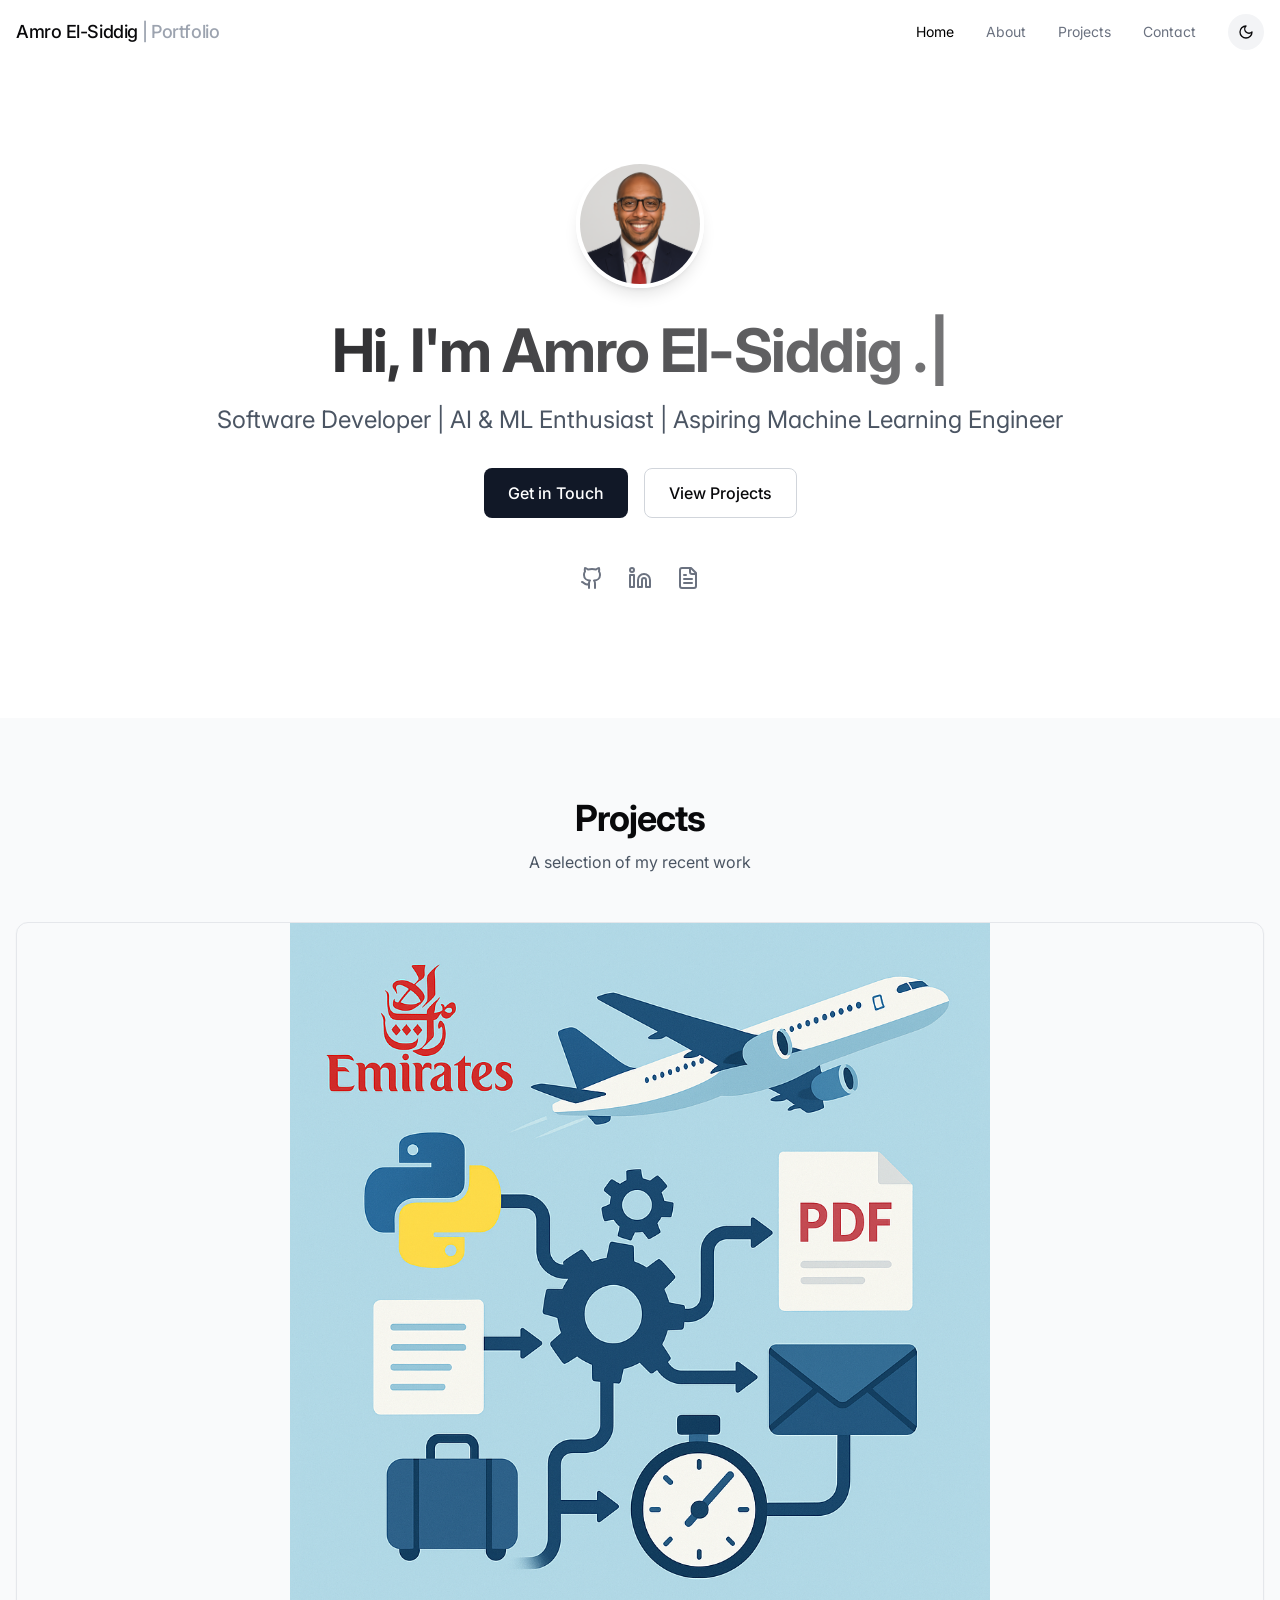
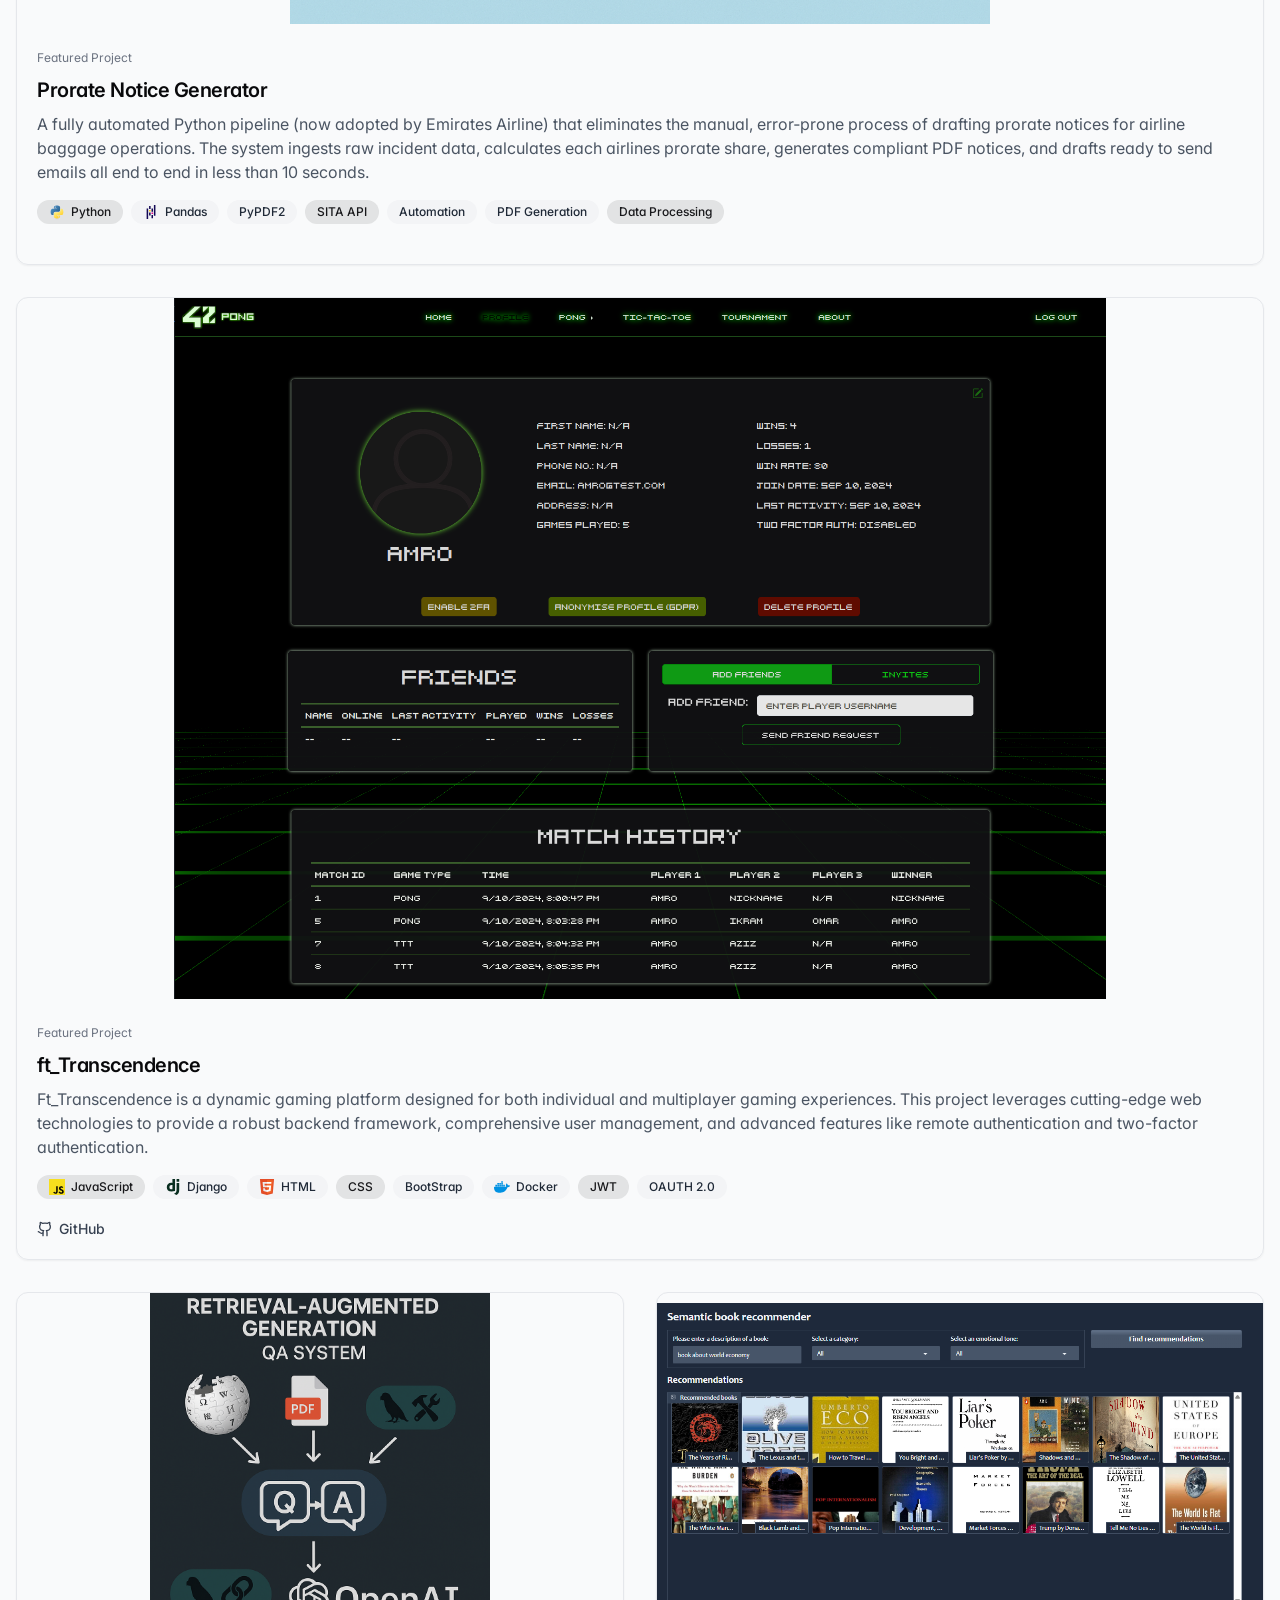
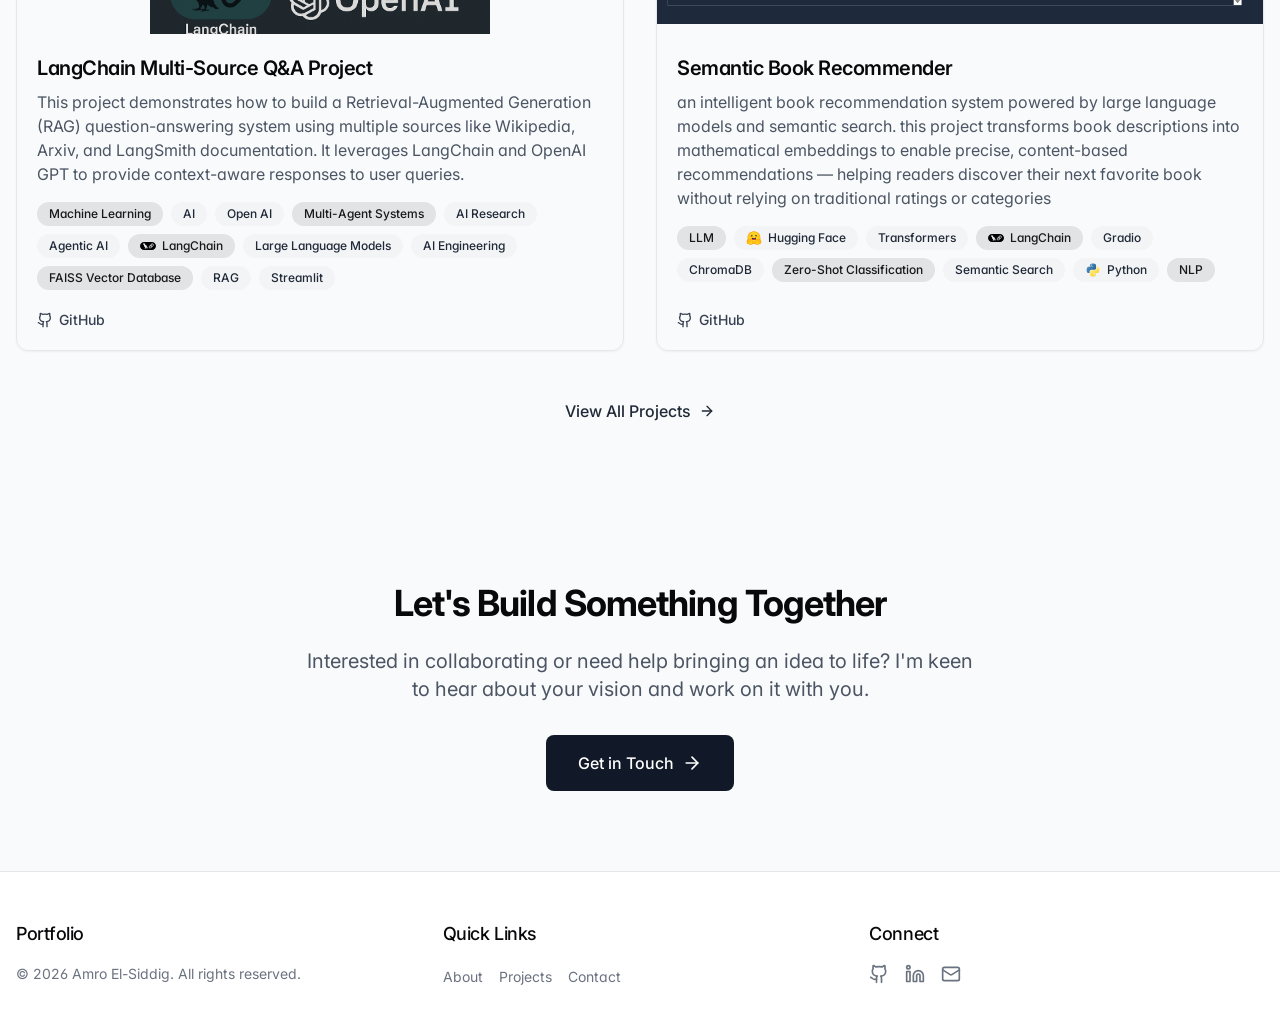
<file: index.html>
<!DOCTYPE html>
<html lang="en">
  <head>
    <meta charset="UTF-8" />
    <meta name="viewport" content="width=device-width, initial-scale=1.0" />
    <title>Amro El-Siddig</title>
    <meta name="description" content="Amro Portfolio" />
    <meta name="author" content="Amro El SDiddig" />
    <link rel="icon" type="image/png" href="/lovable-uploads/artificial-intelligence_900961.png" />
    <script type="module" crossorigin src="/assets/index-BBuDG_ou.js"></script>
    <link rel="stylesheet" crossorigin href="/assets/index-BujcK-0-.css">
  </head>

  
  <body>
    <div id="root"></div>
    <!-- IMPORTANT: DO NOT REMOVE THIS SCRIPT TAG OR THIS VERY COMMENT! -->
    <script src="https://cdn.gpteng.co/gptengineer.js" type="module"></script>
  </body>
</html>
</file>
<file: assets/index-BujcK-0-.css>
@import"https://fonts.googleapis.com/css2?family=Inter:wght@100;200;300;400;500;600;700;800;900&display=swap";*,:before,:after{--tw-border-spacing-x: 0;--tw-border-spacing-y: 0;--tw-translate-x: 0;--tw-translate-y: 0;--tw-rotate: 0;--tw-skew-x: 0;--tw-skew-y: 0;--tw-scale-x: 1;--tw-scale-y: 1;--tw-pan-x: ;--tw-pan-y: ;--tw-pinch-zoom: ;--tw-scroll-snap-strictness: proximity;--tw-gradient-from-position: ;--tw-gradient-via-position: ;--tw-gradient-to-position: ;--tw-ordinal: ;--tw-slashed-zero: ;--tw-numeric-figure: ;--tw-numeric-spacing: ;--tw-numeric-fraction: ;--tw-ring-inset: ;--tw-ring-offset-width: 0px;--tw-ring-offset-color: #fff;--tw-ring-color: rgb(59 130 246 / .5);--tw-ring-offset-shadow: 0 0 #0000;--tw-ring-shadow: 0 0 #0000;--tw-shadow: 0 0 #0000;--tw-shadow-colored: 0 0 #0000;--tw-blur: ;--tw-brightness: ;--tw-contrast: ;--tw-grayscale: ;--tw-hue-rotate: ;--tw-invert: ;--tw-saturate: ;--tw-sepia: ;--tw-drop-shadow: ;--tw-backdrop-blur: ;--tw-backdrop-brightness: ;--tw-backdrop-contrast: ;--tw-backdrop-grayscale: ;--tw-backdrop-hue-rotate: ;--tw-backdrop-invert: ;--tw-backdrop-opacity: ;--tw-backdrop-saturate: ;--tw-backdrop-sepia: ;--tw-contain-size: ;--tw-contain-layout: ;--tw-contain-paint: ;--tw-contain-style: }::backdrop{--tw-border-spacing-x: 0;--tw-border-spacing-y: 0;--tw-translate-x: 0;--tw-translate-y: 0;--tw-rotate: 0;--tw-skew-x: 0;--tw-skew-y: 0;--tw-scale-x: 1;--tw-scale-y: 1;--tw-pan-x: ;--tw-pan-y: ;--tw-pinch-zoom: ;--tw-scroll-snap-strictness: proximity;--tw-gradient-from-position: ;--tw-gradient-via-position: ;--tw-gradient-to-position: ;--tw-ordinal: ;--tw-slashed-zero: ;--tw-numeric-figure: ;--tw-numeric-spacing: ;--tw-numeric-fraction: ;--tw-ring-inset: ;--tw-ring-offset-width: 0px;--tw-ring-offset-color: #fff;--tw-ring-color: rgb(59 130 246 / .5);--tw-ring-offset-shadow: 0 0 #0000;--tw-ring-shadow: 0 0 #0000;--tw-shadow: 0 0 #0000;--tw-shadow-colored: 0 0 #0000;--tw-blur: ;--tw-brightness: ;--tw-contrast: ;--tw-grayscale: ;--tw-hue-rotate: ;--tw-invert: ;--tw-saturate: ;--tw-sepia: ;--tw-drop-shadow: ;--tw-backdrop-blur: ;--tw-backdrop-brightness: ;--tw-backdrop-contrast: ;--tw-backdrop-grayscale: ;--tw-backdrop-hue-rotate: ;--tw-backdrop-invert: ;--tw-backdrop-opacity: ;--tw-backdrop-saturate: ;--tw-backdrop-sepia: ;--tw-contain-size: ;--tw-contain-layout: ;--tw-contain-paint: ;--tw-contain-style: }*,:before,:after{box-sizing:border-box;border-width:0;border-style:solid;border-color:#e5e7eb}:before,:after{--tw-content: ""}html,:host{line-height:1.5;-webkit-text-size-adjust:100%;-moz-tab-size:4;-o-tab-size:4;tab-size:4;font-family:Inter,system-ui,sans-serif;font-feature-settings:normal;font-variation-settings:normal;-webkit-tap-highlight-color:transparent}body{margin:0;line-height:inherit}hr{height:0;color:inherit;border-top-width:1px}abbr:where([title]){-webkit-text-decoration:underline dotted;text-decoration:underline dotted}h1,h2,h3,h4,h5,h6{font-size:inherit;font-weight:inherit}a{color:inherit;text-decoration:inherit}b,strong{font-weight:bolder}code,kbd,samp,pre{font-family:ui-monospace,SFMono-Regular,Menlo,Monaco,Consolas,Liberation Mono,Courier New,monospace;font-feature-settings:normal;font-variation-settings:normal;font-size:1em}small{font-size:80%}sub,sup{font-size:75%;line-height:0;position:relative;vertical-align:baseline}sub{bottom:-.25em}sup{top:-.5em}table{text-indent:0;border-color:inherit;border-collapse:collapse}button,input,optgroup,select,textarea{font-family:inherit;font-feature-settings:inherit;font-variation-settings:inherit;font-size:100%;font-weight:inherit;line-height:inherit;letter-spacing:inherit;color:inherit;margin:0;padding:0}button,select{text-transform:none}button,input:where([type=button]),input:where([type=reset]),input:where([type=submit]){-webkit-appearance:button;background-color:transparent;background-image:none}:-moz-focusring{outline:auto}:-moz-ui-invalid{box-shadow:none}progress{vertical-align:baseline}::-webkit-inner-spin-button,::-webkit-outer-spin-button{height:auto}[type=search]{-webkit-appearance:textfield;outline-offset:-2px}::-webkit-search-decoration{-webkit-appearance:none}::-webkit-file-upload-button{-webkit-appearance:button;font:inherit}summary{display:list-item}blockquote,dl,dd,h1,h2,h3,h4,h5,h6,hr,figure,p,pre{margin:0}fieldset{margin:0;padding:0}legend{padding:0}ol,ul,menu{list-style:none;margin:0;padding:0}dialog{padding:0}textarea{resize:vertical}input::-moz-placeholder,textarea::-moz-placeholder{opacity:1;color:#9ca3af}input::placeholder,textarea::placeholder{opacity:1;color:#9ca3af}button,[role=button]{cursor:pointer}:disabled{cursor:default}img,svg,video,canvas,audio,iframe,embed,object{display:block;vertical-align:middle}img,video{max-width:100%;height:auto}[hidden]:where(:not([hidden=until-found])){display:none}:root{--background: 0 0% 100%;--foreground: 240 10% 3.9%;--card: 0 0% 100%;--card-foreground: 240 10% 3.9%;--popover: 0 0% 100%;--popover-foreground: 240 10% 3.9%;--primary: 240 5.9% 10%;--primary-foreground: 0 0% 98%;--secondary: 240 4.8% 95.9%;--secondary-foreground: 240 5.9% 10%;--muted: 240 4.8% 95.9%;--muted-foreground: 240 3.8% 46.1%;--accent: 240 4.8% 95.9%;--accent-foreground: 240 5.9% 10%;--destructive: 0 84.2% 60.2%;--destructive-foreground: 0 0% 98%;--border: 240 5.9% 90%;--input: 240 5.9% 90%;--ring: 240 5.9% 10%;--radius: .5rem}.dark{--background: 240 10% 3.9%;--foreground: 0 0% 98%;--card: 240 10% 3.9%;--card-foreground: 0 0% 98%;--popover: 240 10% 3.9%;--popover-foreground: 0 0% 98%;--primary: 0 0% 98%;--primary-foreground: 240 5.9% 10%;--secondary: 240 3.7% 15.9%;--secondary-foreground: 0 0% 98%;--muted: 240 3.7% 15.9%;--muted-foreground: 240 5% 64.9%;--accent: 240 3.7% 15.9%;--accent-foreground: 0 0% 98%;--destructive: 0 62.8% 30.6%;--destructive-foreground: 0 0% 98%;--border: 240 3.7% 15.9%;--input: 240 3.7% 15.9%;--ring: 240 4.9% 83.9%}*{border-color:hsl(var(--border))}html{font-feature-settings:"cv02","cv03","cv04","cv11";scroll-behavior:smooth}body{background-color:hsl(var(--background));color:hsl(var(--foreground));-webkit-font-smoothing:antialiased;-moz-osx-font-smoothing:grayscale;font-feature-settings:"cv02","cv03","cv04","cv11"}h1,h2,h3,h4,h5,h6{font-family:SF Pro Display,Inter,sans-serif;letter-spacing:-.025em}.container{width:100%;margin-right:auto;margin-left:auto;padding-right:2rem;padding-left:2rem}@media (min-width: 1400px){.container{max-width:1400px}}.sr-only{position:absolute;width:1px;height:1px;padding:0;margin:-1px;overflow:hidden;clip:rect(0,0,0,0);white-space:nowrap;border-width:0}.pointer-events-none{pointer-events:none}.pointer-events-auto{pointer-events:auto}.visible{visibility:visible}.invisible{visibility:hidden}.fixed{position:fixed}.absolute{position:absolute}.relative{position:relative}.inset-0{top:0;right:0;bottom:0;left:0}.inset-x-0{left:0;right:0}.inset-y-0{top:0;bottom:0}.-bottom-12{bottom:-3rem}.-left-12{left:-3rem}.-right-12{right:-3rem}.-top-12{top:-3rem}.bottom-0{bottom:0}.left-0{left:0}.left-1{left:.25rem}.left-1\/2{left:50%}.left-2{left:.5rem}.left-\[50\%\]{left:50%}.right-0{right:0}.right-1{right:.25rem}.right-2{right:.5rem}.right-3{right:.75rem}.right-4{right:1rem}.top-0{top:0}.top-1\.5{top:.375rem}.top-1\/2{top:50%}.top-16{top:4rem}.top-2{top:.5rem}.top-3{top:.75rem}.top-3\.5{top:.875rem}.top-4{top:1rem}.top-\[1px\]{top:1px}.top-\[50\%\]{top:50%}.top-\[60\%\]{top:60%}.top-full{top:100%}.z-10{z-index:10}.z-20{z-index:20}.z-50{z-index:50}.z-\[100\]{z-index:100}.z-\[1\]{z-index:1}.-mx-1{margin-left:-.25rem;margin-right:-.25rem}.mx-0\.5{margin-left:.125rem;margin-right:.125rem}.mx-2{margin-left:.5rem;margin-right:.5rem}.mx-3\.5{margin-left:.875rem;margin-right:.875rem}.mx-auto{margin-left:auto;margin-right:auto}.my-0\.5{margin-top:.125rem;margin-bottom:.125rem}.my-1{margin-top:.25rem;margin-bottom:.25rem}.-ml-1{margin-left:-.25rem}.-ml-4{margin-left:-1rem}.-mt-4{margin-top:-1rem}.mb-0\.5{margin-bottom:.125rem}.mb-1{margin-bottom:.25rem}.mb-12{margin-bottom:3rem}.mb-2{margin-bottom:.5rem}.mb-3{margin-bottom:.75rem}.mb-4{margin-bottom:1rem}.mb-6{margin-bottom:1.5rem}.mb-8{margin-bottom:2rem}.ml-1{margin-left:.25rem}.ml-2{margin-left:.5rem}.ml-3{margin-left:.75rem}.ml-auto{margin-left:auto}.mr-1{margin-right:.25rem}.mr-1\.5{margin-right:.375rem}.mr-2{margin-right:.5rem}.mr-3{margin-right:.75rem}.mr-4{margin-right:1rem}.mt-1{margin-top:.25rem}.mt-1\.5{margin-top:.375rem}.mt-12{margin-top:3rem}.mt-2{margin-top:.5rem}.mt-24{margin-top:6rem}.mt-4{margin-top:1rem}.mt-6{margin-top:1.5rem}.mt-auto{margin-top:auto}.block{display:block}.flex{display:flex}.inline-flex{display:inline-flex}.table{display:table}.grid{display:grid}.hidden{display:none}.aspect-square{aspect-ratio:1 / 1}.aspect-video{aspect-ratio:16 / 9}.size-4{width:1rem;height:1rem}.h-1\.5{height:.375rem}.h-10{height:2.5rem}.h-11{height:2.75rem}.h-12{height:3rem}.h-16{height:4rem}.h-2{height:.5rem}.h-2\.5{height:.625rem}.h-3{height:.75rem}.h-3\.5{height:.875rem}.h-32{height:8rem}.h-4{height:1rem}.h-5{height:1.25rem}.h-56{height:14rem}.h-6{height:1.5rem}.h-64{height:16rem}.h-7{height:1.75rem}.h-8{height:2rem}.h-9{height:2.25rem}.h-\[1px\]{height:1px}.h-\[var\(--radix-navigation-menu-viewport-height\)\]{height:var(--radix-navigation-menu-viewport-height)}.h-\[var\(--radix-select-trigger-height\)\]{height:var(--radix-select-trigger-height)}.h-auto{height:auto}.h-full{height:100%}.h-px{height:1px}.h-svh{height:100svh}.max-h-96{max-height:24rem}.max-h-\[300px\]{max-height:300px}.max-h-screen{max-height:100vh}.min-h-0{min-height:0px}.min-h-\[80px\]{min-height:80px}.min-h-screen{min-height:100vh}.min-h-svh{min-height:100svh}.w-0{width:0px}.w-1{width:.25rem}.w-1\.5{width:.375rem}.w-10{width:2.5rem}.w-11{width:2.75rem}.w-12{width:3rem}.w-2{width:.5rem}.w-2\.5{width:.625rem}.w-3{width:.75rem}.w-3\.5{width:.875rem}.w-3\/4{width:75%}.w-32{width:8rem}.w-4{width:1rem}.w-5{width:1.25rem}.w-56{width:14rem}.w-6{width:1.5rem}.w-64{width:16rem}.w-7{width:1.75rem}.w-72{width:18rem}.w-8{width:2rem}.w-9{width:2.25rem}.w-\[--sidebar-width\]{width:var(--sidebar-width)}.w-\[100px\]{width:100px}.w-\[1px\]{width:1px}.w-auto{width:auto}.w-full{width:100%}.w-max{width:-moz-max-content;width:max-content}.w-px{width:1px}.min-w-0{min-width:0px}.min-w-5{min-width:1.25rem}.min-w-\[12rem\]{min-width:12rem}.min-w-\[8rem\]{min-width:8rem}.min-w-\[var\(--radix-select-trigger-width\)\]{min-width:var(--radix-select-trigger-width)}.max-w-2xl{max-width:42rem}.max-w-4xl{max-width:56rem}.max-w-5xl{max-width:64rem}.max-w-\[--skeleton-width\]{max-width:var(--skeleton-width)}.max-w-lg{max-width:32rem}.max-w-max{max-width:-moz-max-content;max-width:max-content}.flex-1{flex:1 1 0%}.flex-shrink-0,.shrink-0{flex-shrink:0}.flex-grow,.grow{flex-grow:1}.grow-0{flex-grow:0}.basis-full{flex-basis:100%}.caption-bottom{caption-side:bottom}.border-collapse{border-collapse:collapse}.-translate-x-1\/2{--tw-translate-x: -50%;transform:translate(var(--tw-translate-x),var(--tw-translate-y)) rotate(var(--tw-rotate)) skew(var(--tw-skew-x)) skewY(var(--tw-skew-y)) scaleX(var(--tw-scale-x)) scaleY(var(--tw-scale-y))}.-translate-x-px{--tw-translate-x: -1px;transform:translate(var(--tw-translate-x),var(--tw-translate-y)) rotate(var(--tw-rotate)) skew(var(--tw-skew-x)) skewY(var(--tw-skew-y)) scaleX(var(--tw-scale-x)) scaleY(var(--tw-scale-y))}.-translate-y-1\/2{--tw-translate-y: -50%;transform:translate(var(--tw-translate-x),var(--tw-translate-y)) rotate(var(--tw-rotate)) skew(var(--tw-skew-x)) skewY(var(--tw-skew-y)) scaleX(var(--tw-scale-x)) scaleY(var(--tw-scale-y))}.-translate-y-4{--tw-translate-y: -1rem;transform:translate(var(--tw-translate-x),var(--tw-translate-y)) rotate(var(--tw-rotate)) skew(var(--tw-skew-x)) skewY(var(--tw-skew-y)) scaleX(var(--tw-scale-x)) scaleY(var(--tw-scale-y))}.translate-x-\[-50\%\]{--tw-translate-x: -50%;transform:translate(var(--tw-translate-x),var(--tw-translate-y)) rotate(var(--tw-rotate)) skew(var(--tw-skew-x)) skewY(var(--tw-skew-y)) scaleX(var(--tw-scale-x)) scaleY(var(--tw-scale-y))}.translate-x-px{--tw-translate-x: 1px;transform:translate(var(--tw-translate-x),var(--tw-translate-y)) rotate(var(--tw-rotate)) skew(var(--tw-skew-x)) skewY(var(--tw-skew-y)) scaleX(var(--tw-scale-x)) scaleY(var(--tw-scale-y))}.translate-y-0{--tw-translate-y: 0px;transform:translate(var(--tw-translate-x),var(--tw-translate-y)) rotate(var(--tw-rotate)) skew(var(--tw-skew-x)) skewY(var(--tw-skew-y)) scaleX(var(--tw-scale-x)) scaleY(var(--tw-scale-y))}.translate-y-\[-50\%\]{--tw-translate-y: -50%;transform:translate(var(--tw-translate-x),var(--tw-translate-y)) rotate(var(--tw-rotate)) skew(var(--tw-skew-x)) skewY(var(--tw-skew-y)) scaleX(var(--tw-scale-x)) scaleY(var(--tw-scale-y))}.rotate-45{--tw-rotate: 45deg;transform:translate(var(--tw-translate-x),var(--tw-translate-y)) rotate(var(--tw-rotate)) skew(var(--tw-skew-x)) skewY(var(--tw-skew-y)) scaleX(var(--tw-scale-x)) scaleY(var(--tw-scale-y))}.rotate-90{--tw-rotate: 90deg;transform:translate(var(--tw-translate-x),var(--tw-translate-y)) rotate(var(--tw-rotate)) skew(var(--tw-skew-x)) skewY(var(--tw-skew-y)) scaleX(var(--tw-scale-x)) scaleY(var(--tw-scale-y))}.transform{transform:translate(var(--tw-translate-x),var(--tw-translate-y)) rotate(var(--tw-rotate)) skew(var(--tw-skew-x)) skewY(var(--tw-skew-y)) scaleX(var(--tw-scale-x)) scaleY(var(--tw-scale-y))}@keyframes fade-in{0%{opacity:0;transform:translateY(10px)}to{opacity:1;transform:translateY(0)}}.animate-fade-in{animation:fade-in .5s ease-out forwards}@keyframes pulse{50%{opacity:.5}}.animate-pulse{animation:pulse 2s cubic-bezier(.4,0,.6,1) infinite}@keyframes spin{to{transform:rotate(360deg)}}.animate-spin{animation:spin 1s linear infinite}.cursor-default{cursor:default}.cursor-pointer{cursor:pointer}.touch-none{touch-action:none}.select-none{-webkit-user-select:none;-moz-user-select:none;user-select:none}.list-none{list-style-type:none}.grid-cols-1{grid-template-columns:repeat(1,minmax(0,1fr))}.flex-row{flex-direction:row}.flex-col{flex-direction:column}.flex-col-reverse{flex-direction:column-reverse}.flex-wrap{flex-wrap:wrap}.items-start{align-items:flex-start}.items-end{align-items:flex-end}.items-center{align-items:center}.items-stretch{align-items:stretch}.justify-center{justify-content:center}.justify-between{justify-content:space-between}.gap-1{gap:.25rem}.gap-1\.5{gap:.375rem}.gap-2{gap:.5rem}.gap-4{gap:1rem}.gap-6{gap:1.5rem}.gap-8{gap:2rem}.space-x-1>:not([hidden])~:not([hidden]){--tw-space-x-reverse: 0;margin-right:calc(.25rem * var(--tw-space-x-reverse));margin-left:calc(.25rem * calc(1 - var(--tw-space-x-reverse)))}.space-x-2>:not([hidden])~:not([hidden]){--tw-space-x-reverse: 0;margin-right:calc(.5rem * var(--tw-space-x-reverse));margin-left:calc(.5rem * calc(1 - var(--tw-space-x-reverse)))}.space-x-3>:not([hidden])~:not([hidden]){--tw-space-x-reverse: 0;margin-right:calc(.75rem * var(--tw-space-x-reverse));margin-left:calc(.75rem * calc(1 - var(--tw-space-x-reverse)))}.space-x-4>:not([hidden])~:not([hidden]){--tw-space-x-reverse: 0;margin-right:calc(1rem * var(--tw-space-x-reverse));margin-left:calc(1rem * calc(1 - var(--tw-space-x-reverse)))}.space-x-6>:not([hidden])~:not([hidden]){--tw-space-x-reverse: 0;margin-right:calc(1.5rem * var(--tw-space-x-reverse));margin-left:calc(1.5rem * calc(1 - var(--tw-space-x-reverse)))}.space-x-8>:not([hidden])~:not([hidden]){--tw-space-x-reverse: 0;margin-right:calc(2rem * var(--tw-space-x-reverse));margin-left:calc(2rem * calc(1 - var(--tw-space-x-reverse)))}.space-y-1>:not([hidden])~:not([hidden]){--tw-space-y-reverse: 0;margin-top:calc(.25rem * calc(1 - var(--tw-space-y-reverse)));margin-bottom:calc(.25rem * var(--tw-space-y-reverse))}.space-y-1\.5>:not([hidden])~:not([hidden]){--tw-space-y-reverse: 0;margin-top:calc(.375rem * calc(1 - var(--tw-space-y-reverse)));margin-bottom:calc(.375rem * var(--tw-space-y-reverse))}.space-y-2>:not([hidden])~:not([hidden]){--tw-space-y-reverse: 0;margin-top:calc(.5rem * calc(1 - var(--tw-space-y-reverse)));margin-bottom:calc(.5rem * var(--tw-space-y-reverse))}.space-y-4>:not([hidden])~:not([hidden]){--tw-space-y-reverse: 0;margin-top:calc(1rem * calc(1 - var(--tw-space-y-reverse)));margin-bottom:calc(1rem * var(--tw-space-y-reverse))}.space-y-6>:not([hidden])~:not([hidden]){--tw-space-y-reverse: 0;margin-top:calc(1.5rem * calc(1 - var(--tw-space-y-reverse)));margin-bottom:calc(1.5rem * var(--tw-space-y-reverse))}.space-y-8>:not([hidden])~:not([hidden]){--tw-space-y-reverse: 0;margin-top:calc(2rem * calc(1 - var(--tw-space-y-reverse)));margin-bottom:calc(2rem * var(--tw-space-y-reverse))}.overflow-auto{overflow:auto}.overflow-hidden{overflow:hidden}.overflow-y-auto{overflow-y:auto}.overflow-x-hidden{overflow-x:hidden}.whitespace-nowrap{white-space:nowrap}.break-words{overflow-wrap:break-word}.break-all{word-break:break-all}.rounded{border-radius:.25rem}.rounded-\[2px\]{border-radius:2px}.rounded-\[inherit\]{border-radius:inherit}.rounded-full{border-radius:9999px}.rounded-lg{border-radius:var(--radius)}.rounded-md{border-radius:calc(var(--radius) - 2px)}.rounded-sm{border-radius:calc(var(--radius) - 4px)}.rounded-xl{border-radius:.75rem}.rounded-t-\[10px\]{border-top-left-radius:10px;border-top-right-radius:10px}.rounded-tl-sm{border-top-left-radius:calc(var(--radius) - 4px)}.border{border-width:1px}.border-2{border-width:2px}.border-4{border-width:4px}.border-\[1\.5px\]{border-width:1.5px}.border-y{border-top-width:1px;border-bottom-width:1px}.border-b{border-bottom-width:1px}.border-l{border-left-width:1px}.border-r{border-right-width:1px}.border-t{border-top-width:1px}.border-dashed{border-style:dashed}.border-\[--color-border\]{border-color:var(--color-border)}.border-border\/50{border-color:hsl(var(--border) / .5)}.border-destructive{border-color:hsl(var(--destructive))}.border-destructive\/50{border-color:hsl(var(--destructive) / .5)}.border-gray-200{--tw-border-opacity: 1;border-color:rgb(229 231 235 / var(--tw-border-opacity, 1))}.border-gray-300{--tw-border-opacity: 1;border-color:rgb(209 213 219 / var(--tw-border-opacity, 1))}.border-input{border-color:hsl(var(--input))}.border-primary{border-color:hsl(var(--primary))}.border-sidebar-border{border-color:hsl(var(--sidebar-border))}.border-transparent{border-color:transparent}.border-white{--tw-border-opacity: 1;border-color:rgb(255 255 255 / var(--tw-border-opacity, 1))}.border-l-transparent{border-left-color:transparent}.border-t-transparent{border-top-color:transparent}.bg-\[--color-bg\]{background-color:var(--color-bg)}.bg-accent{background-color:hsl(var(--accent))}.bg-amber-100{--tw-bg-opacity: 1;background-color:rgb(254 243 199 / var(--tw-bg-opacity, 1))}.bg-background{background-color:hsl(var(--background))}.bg-black\/20{background-color:#0003}.bg-black\/80{background-color:#000c}.bg-blue-100{--tw-bg-opacity: 1;background-color:rgb(219 234 254 / var(--tw-bg-opacity, 1))}.bg-border{background-color:hsl(var(--border))}.bg-card{background-color:hsl(var(--card))}.bg-destructive{background-color:hsl(var(--destructive))}.bg-foreground{background-color:hsl(var(--foreground))}.bg-gray-100{--tw-bg-opacity: 1;background-color:rgb(243 244 246 / var(--tw-bg-opacity, 1))}.bg-gray-300{--tw-bg-opacity: 1;background-color:rgb(209 213 219 / var(--tw-bg-opacity, 1))}.bg-gray-50{--tw-bg-opacity: 1;background-color:rgb(249 250 251 / var(--tw-bg-opacity, 1))}.bg-gray-800{--tw-bg-opacity: 1;background-color:rgb(31 41 55 / var(--tw-bg-opacity, 1))}.bg-gray-900{--tw-bg-opacity: 1;background-color:rgb(17 24 39 / var(--tw-bg-opacity, 1))}.bg-green-100{--tw-bg-opacity: 1;background-color:rgb(220 252 231 / var(--tw-bg-opacity, 1))}.bg-indigo-100{--tw-bg-opacity: 1;background-color:rgb(224 231 255 / var(--tw-bg-opacity, 1))}.bg-muted{background-color:hsl(var(--muted))}.bg-muted\/50{background-color:hsl(var(--muted) / .5)}.bg-pink-100{--tw-bg-opacity: 1;background-color:rgb(252 231 243 / var(--tw-bg-opacity, 1))}.bg-popover{background-color:hsl(var(--popover))}.bg-primary{background-color:hsl(var(--primary))}.bg-primary\/10{background-color:hsl(var(--primary) / .1)}.bg-purple-100{--tw-bg-opacity: 1;background-color:rgb(243 232 255 / var(--tw-bg-opacity, 1))}.bg-red-100{--tw-bg-opacity: 1;background-color:rgb(254 226 226 / var(--tw-bg-opacity, 1))}.bg-secondary{background-color:hsl(var(--secondary))}.bg-sidebar{background-color:hsl(var(--sidebar-background))}.bg-sidebar-border{background-color:hsl(var(--sidebar-border))}.bg-transparent{background-color:transparent}.bg-white{--tw-bg-opacity: 1;background-color:rgb(255 255 255 / var(--tw-bg-opacity, 1))}.bg-white\/70{background-color:#ffffffb3}.bg-yellow-100{--tw-bg-opacity: 1;background-color:rgb(254 249 195 / var(--tw-bg-opacity, 1))}.bg-gradient-to-b{background-image:linear-gradient(to bottom,var(--tw-gradient-stops))}.bg-gradient-to-r{background-image:linear-gradient(to right,var(--tw-gradient-stops))}.from-amber-500{--tw-gradient-from: #f59e0b var(--tw-gradient-from-position);--tw-gradient-to: rgb(245 158 11 / 0) var(--tw-gradient-to-position);--tw-gradient-stops: var(--tw-gradient-from), var(--tw-gradient-to)}.from-emerald-500{--tw-gradient-from: #10b981 var(--tw-gradient-from-position);--tw-gradient-to: rgb(16 185 129 / 0) var(--tw-gradient-to-position);--tw-gradient-stops: var(--tw-gradient-from), var(--tw-gradient-to)}.from-gray-900{--tw-gradient-from: #111827 var(--tw-gradient-from-position);--tw-gradient-to: rgb(17 24 39 / 0) var(--tw-gradient-to-position);--tw-gradient-stops: var(--tw-gradient-from), var(--tw-gradient-to)}.to-amber-400{--tw-gradient-to: #fbbf24 var(--tw-gradient-to-position)}.to-emerald-400{--tw-gradient-to: #34d399 var(--tw-gradient-to-position)}.to-gray-600{--tw-gradient-to: #4b5563 var(--tw-gradient-to-position)}.bg-clip-text{-webkit-background-clip:text;background-clip:text}.fill-current{fill:currentColor}.object-contain{-o-object-fit:contain;object-fit:contain}.object-cover{-o-object-fit:cover;object-fit:cover}.object-\[center_-10px\]{-o-object-position:center -10px;object-position:center -10px}.p-0{padding:0}.p-1{padding:.25rem}.p-1\.5{padding:.375rem}.p-2{padding:.5rem}.p-3{padding:.75rem}.p-4{padding:1rem}.p-6{padding:1.5rem}.p-\[1px\]{padding:1px}.px-1{padding-left:.25rem;padding-right:.25rem}.px-2{padding-left:.5rem;padding-right:.5rem}.px-2\.5{padding-left:.625rem;padding-right:.625rem}.px-3{padding-left:.75rem;padding-right:.75rem}.px-4{padding-left:1rem;padding-right:1rem}.px-5{padding-left:1.25rem;padding-right:1.25rem}.px-6{padding-left:1.5rem;padding-right:1.5rem}.px-8{padding-left:2rem;padding-right:2rem}.py-0\.5{padding-top:.125rem;padding-bottom:.125rem}.py-1{padding-top:.25rem;padding-bottom:.25rem}.py-1\.5{padding-top:.375rem;padding-bottom:.375rem}.py-12{padding-top:3rem;padding-bottom:3rem}.py-16{padding-top:4rem;padding-bottom:4rem}.py-2{padding-top:.5rem;padding-bottom:.5rem}.py-2\.5{padding-top:.625rem;padding-bottom:.625rem}.py-20{padding-top:5rem;padding-bottom:5rem}.py-3{padding-top:.75rem;padding-bottom:.75rem}.py-4{padding-top:1rem;padding-bottom:1rem}.py-6{padding-top:1.5rem;padding-bottom:1.5rem}.pb-12{padding-bottom:3rem}.pb-20{padding-bottom:5rem}.pb-3{padding-bottom:.75rem}.pb-4{padding-bottom:1rem}.pl-2\.5{padding-left:.625rem}.pl-4{padding-left:1rem}.pl-5{padding-left:1.25rem}.pl-8{padding-left:2rem}.pr-2{padding-right:.5rem}.pr-2\.5{padding-right:.625rem}.pr-8{padding-right:2rem}.pt-0{padding-top:0}.pt-1{padding-top:.25rem}.pt-16{padding-top:4rem}.pt-24{padding-top:6rem}.pt-3{padding-top:.75rem}.pt-32{padding-top:8rem}.pt-4{padding-top:1rem}.text-left{text-align:left}.text-center{text-align:center}.text-right{text-align:right}.align-middle{vertical-align:middle}.font-display{font-family:SF Pro Display,Inter,sans-serif}.font-mono{font-family:ui-monospace,SFMono-Regular,Menlo,Monaco,Consolas,Liberation Mono,Courier New,monospace}.text-2xl{font-size:1.5rem;line-height:2rem}.text-3xl{font-size:1.875rem;line-height:2.25rem}.text-4xl{font-size:2.25rem;line-height:2.5rem}.text-5xl{font-size:3rem;line-height:1}.text-9xl{font-size:8rem;line-height:1}.text-\[0\.8rem\]{font-size:.8rem}.text-base{font-size:1rem;line-height:1.5rem}.text-lg{font-size:1.125rem;line-height:1.75rem}.text-sm{font-size:.875rem;line-height:1.25rem}.text-xl{font-size:1.25rem;line-height:1.75rem}.text-xs{font-size:.75rem;line-height:1rem}.font-bold{font-weight:700}.font-medium{font-weight:500}.font-normal{font-weight:400}.font-semibold{font-weight:600}.uppercase{text-transform:uppercase}.italic{font-style:italic}.tabular-nums{--tw-numeric-spacing: tabular-nums;font-variant-numeric:var(--tw-ordinal) var(--tw-slashed-zero) var(--tw-numeric-figure) var(--tw-numeric-spacing) var(--tw-numeric-fraction)}.leading-none{line-height:1}.leading-relaxed{line-height:1.625}.tracking-tight{letter-spacing:-.025em}.tracking-wider{letter-spacing:.05em}.tracking-widest{letter-spacing:.1em}.text-accent-foreground{color:hsl(var(--accent-foreground))}.text-amber-800{--tw-text-opacity: 1;color:rgb(146 64 14 / var(--tw-text-opacity, 1))}.text-black{--tw-text-opacity: 1;color:rgb(0 0 0 / var(--tw-text-opacity, 1))}.text-blue-600{--tw-text-opacity: 1;color:rgb(37 99 235 / var(--tw-text-opacity, 1))}.text-blue-800{--tw-text-opacity: 1;color:rgb(30 64 175 / var(--tw-text-opacity, 1))}.text-card-foreground{color:hsl(var(--card-foreground))}.text-current{color:currentColor}.text-destructive{color:hsl(var(--destructive))}.text-destructive-foreground{color:hsl(var(--destructive-foreground))}.text-foreground{color:hsl(var(--foreground))}.text-foreground\/50{color:hsl(var(--foreground) / .5)}.text-gray-400{--tw-text-opacity: 1;color:rgb(156 163 175 / var(--tw-text-opacity, 1))}.text-gray-500{--tw-text-opacity: 1;color:rgb(107 114 128 / var(--tw-text-opacity, 1))}.text-gray-600{--tw-text-opacity: 1;color:rgb(75 85 99 / var(--tw-text-opacity, 1))}.text-gray-700{--tw-text-opacity: 1;color:rgb(55 65 81 / var(--tw-text-opacity, 1))}.text-gray-800{--tw-text-opacity: 1;color:rgb(31 41 55 / var(--tw-text-opacity, 1))}.text-gray-900{--tw-text-opacity: 1;color:rgb(17 24 39 / var(--tw-text-opacity, 1))}.text-green-600{--tw-text-opacity: 1;color:rgb(22 163 74 / var(--tw-text-opacity, 1))}.text-green-800{--tw-text-opacity: 1;color:rgb(22 101 52 / var(--tw-text-opacity, 1))}.text-indigo-800{--tw-text-opacity: 1;color:rgb(55 48 163 / var(--tw-text-opacity, 1))}.text-muted-foreground{color:hsl(var(--muted-foreground))}.text-pink-800{--tw-text-opacity: 1;color:rgb(157 23 77 / var(--tw-text-opacity, 1))}.text-popover-foreground{color:hsl(var(--popover-foreground))}.text-primary{color:hsl(var(--primary))}.text-primary-foreground{color:hsl(var(--primary-foreground))}.text-purple-600{--tw-text-opacity: 1;color:rgb(147 51 234 / var(--tw-text-opacity, 1))}.text-purple-800{--tw-text-opacity: 1;color:rgb(107 33 168 / var(--tw-text-opacity, 1))}.text-red-800{--tw-text-opacity: 1;color:rgb(153 27 27 / var(--tw-text-opacity, 1))}.text-secondary-foreground{color:hsl(var(--secondary-foreground))}.text-sidebar-foreground{color:hsl(var(--sidebar-foreground))}.text-sidebar-foreground\/70{color:hsl(var(--sidebar-foreground) / .7)}.text-transparent{color:transparent}.text-white{--tw-text-opacity: 1;color:rgb(255 255 255 / var(--tw-text-opacity, 1))}.text-yellow-600{--tw-text-opacity: 1;color:rgb(202 138 4 / var(--tw-text-opacity, 1))}.text-yellow-800{--tw-text-opacity: 1;color:rgb(133 77 14 / var(--tw-text-opacity, 1))}.underline-offset-4{text-underline-offset:4px}.opacity-0{opacity:0}.opacity-100{opacity:1}.opacity-25{opacity:.25}.opacity-50{opacity:.5}.opacity-60{opacity:.6}.opacity-70{opacity:.7}.opacity-75{opacity:.75}.opacity-90{opacity:.9}.shadow-\[0_0_0_1px_hsl\(var\(--sidebar-border\)\)\]{--tw-shadow: 0 0 0 1px hsl(var(--sidebar-border));--tw-shadow-colored: 0 0 0 1px var(--tw-shadow-color);box-shadow:var(--tw-ring-offset-shadow, 0 0 #0000),var(--tw-ring-shadow, 0 0 #0000),var(--tw-shadow)}.shadow-lg{--tw-shadow: 0 10px 15px -3px rgb(0 0 0 / .1), 0 4px 6px -4px rgb(0 0 0 / .1);--tw-shadow-colored: 0 10px 15px -3px var(--tw-shadow-color), 0 4px 6px -4px var(--tw-shadow-color);box-shadow:var(--tw-ring-offset-shadow, 0 0 #0000),var(--tw-ring-shadow, 0 0 #0000),var(--tw-shadow)}.shadow-md{--tw-shadow: 0 4px 6px -1px rgb(0 0 0 / .1), 0 2px 4px -2px rgb(0 0 0 / .1);--tw-shadow-colored: 0 4px 6px -1px var(--tw-shadow-color), 0 2px 4px -2px var(--tw-shadow-color);box-shadow:var(--tw-ring-offset-shadow, 0 0 #0000),var(--tw-ring-shadow, 0 0 #0000),var(--tw-shadow)}.shadow-none{--tw-shadow: 0 0 #0000;--tw-shadow-colored: 0 0 #0000;box-shadow:var(--tw-ring-offset-shadow, 0 0 #0000),var(--tw-ring-shadow, 0 0 #0000),var(--tw-shadow)}.shadow-sm{--tw-shadow: 0 1px 2px 0 rgb(0 0 0 / .05);--tw-shadow-colored: 0 1px 2px 0 var(--tw-shadow-color);box-shadow:var(--tw-ring-offset-shadow, 0 0 #0000),var(--tw-ring-shadow, 0 0 #0000),var(--tw-shadow)}.shadow-xl{--tw-shadow: 0 20px 25px -5px rgb(0 0 0 / .1), 0 8px 10px -6px rgb(0 0 0 / .1);--tw-shadow-colored: 0 20px 25px -5px var(--tw-shadow-color), 0 8px 10px -6px var(--tw-shadow-color);box-shadow:var(--tw-ring-offset-shadow, 0 0 #0000),var(--tw-ring-shadow, 0 0 #0000),var(--tw-shadow)}.outline-none{outline:2px solid transparent;outline-offset:2px}.outline{outline-style:solid}.ring-0{--tw-ring-offset-shadow: var(--tw-ring-inset) 0 0 0 var(--tw-ring-offset-width) var(--tw-ring-offset-color);--tw-ring-shadow: var(--tw-ring-inset) 0 0 0 calc(0px + var(--tw-ring-offset-width)) var(--tw-ring-color);box-shadow:var(--tw-ring-offset-shadow),var(--tw-ring-shadow),var(--tw-shadow, 0 0 #0000)}.ring-2{--tw-ring-offset-shadow: var(--tw-ring-inset) 0 0 0 var(--tw-ring-offset-width) var(--tw-ring-offset-color);--tw-ring-shadow: var(--tw-ring-inset) 0 0 0 calc(2px + var(--tw-ring-offset-width)) var(--tw-ring-color);box-shadow:var(--tw-ring-offset-shadow),var(--tw-ring-shadow),var(--tw-shadow, 0 0 #0000)}.ring-ring{--tw-ring-color: hsl(var(--ring))}.ring-sidebar-ring{--tw-ring-color: hsl(var(--sidebar-ring))}.ring-offset-background{--tw-ring-offset-color: hsl(var(--background))}.filter{filter:var(--tw-blur) var(--tw-brightness) var(--tw-contrast) var(--tw-grayscale) var(--tw-hue-rotate) var(--tw-invert) var(--tw-saturate) var(--tw-sepia) var(--tw-drop-shadow)}.backdrop-blur-lg{--tw-backdrop-blur: blur(16px);-webkit-backdrop-filter:var(--tw-backdrop-blur) var(--tw-backdrop-brightness) var(--tw-backdrop-contrast) var(--tw-backdrop-grayscale) var(--tw-backdrop-hue-rotate) var(--tw-backdrop-invert) var(--tw-backdrop-opacity) var(--tw-backdrop-saturate) var(--tw-backdrop-sepia);backdrop-filter:var(--tw-backdrop-blur) var(--tw-backdrop-brightness) var(--tw-backdrop-contrast) var(--tw-backdrop-grayscale) var(--tw-backdrop-hue-rotate) var(--tw-backdrop-invert) var(--tw-backdrop-opacity) var(--tw-backdrop-saturate) var(--tw-backdrop-sepia)}.transition{transition-property:color,background-color,border-color,text-decoration-color,fill,stroke,opacity,box-shadow,transform,filter,-webkit-backdrop-filter;transition-property:color,background-color,border-color,text-decoration-color,fill,stroke,opacity,box-shadow,transform,filter,backdrop-filter;transition-property:color,background-color,border-color,text-decoration-color,fill,stroke,opacity,box-shadow,transform,filter,backdrop-filter,-webkit-backdrop-filter;transition-timing-function:cubic-bezier(.4,0,.2,1);transition-duration:.15s}.transition-\[left\,right\,width\]{transition-property:left,right,width;transition-timing-function:cubic-bezier(.4,0,.2,1);transition-duration:.15s}.transition-\[margin\,opa\]{transition-property:margin,opa;transition-timing-function:cubic-bezier(.4,0,.2,1);transition-duration:.15s}.transition-\[width\,height\,padding\]{transition-property:width,height,padding;transition-timing-function:cubic-bezier(.4,0,.2,1);transition-duration:.15s}.transition-\[width\]{transition-property:width;transition-timing-function:cubic-bezier(.4,0,.2,1);transition-duration:.15s}.transition-all{transition-property:all;transition-timing-function:cubic-bezier(.4,0,.2,1);transition-duration:.15s}.transition-colors{transition-property:color,background-color,border-color,text-decoration-color,fill,stroke;transition-timing-function:cubic-bezier(.4,0,.2,1);transition-duration:.15s}.transition-opacity{transition-property:opacity;transition-timing-function:cubic-bezier(.4,0,.2,1);transition-duration:.15s}.transition-transform{transition-property:transform;transition-timing-function:cubic-bezier(.4,0,.2,1);transition-duration:.15s}.duration-1000{transition-duration:1s}.duration-200{transition-duration:.2s}.duration-300{transition-duration:.3s}.duration-500{transition-duration:.5s}.ease-in-out{transition-timing-function:cubic-bezier(.4,0,.2,1)}.ease-linear{transition-timing-function:linear}@keyframes enter{0%{opacity:var(--tw-enter-opacity, 1);transform:translate3d(var(--tw-enter-translate-x, 0),var(--tw-enter-translate-y, 0),0) scale3d(var(--tw-enter-scale, 1),var(--tw-enter-scale, 1),var(--tw-enter-scale, 1)) rotate(var(--tw-enter-rotate, 0))}}@keyframes exit{to{opacity:var(--tw-exit-opacity, 1);transform:translate3d(var(--tw-exit-translate-x, 0),var(--tw-exit-translate-y, 0),0) scale3d(var(--tw-exit-scale, 1),var(--tw-exit-scale, 1),var(--tw-exit-scale, 1)) rotate(var(--tw-exit-rotate, 0))}}.animate-in{animation-name:enter;animation-duration:.15s;--tw-enter-opacity: initial;--tw-enter-scale: initial;--tw-enter-rotate: initial;--tw-enter-translate-x: initial;--tw-enter-translate-y: initial}.fade-in-0{--tw-enter-opacity: 0}.fade-in-80{--tw-enter-opacity: .8}.zoom-in-95{--tw-enter-scale: .95}.duration-1000{animation-duration:1s}.duration-200{animation-duration:.2s}.duration-300{animation-duration:.3s}.duration-500{animation-duration:.5s}.ease-in-out{animation-timing-function:cubic-bezier(.4,0,.2,1)}.ease-linear{animation-timing-function:linear}.text-gradient{background-image:linear-gradient(to right,var(--tw-gradient-stops));--tw-gradient-from: hsl(var(--primary) / .9) var(--tw-gradient-from-position);--tw-gradient-to: hsl(var(--primary) / 0) var(--tw-gradient-to-position);--tw-gradient-stops: var(--tw-gradient-from), var(--tw-gradient-to);--tw-gradient-to: hsl(var(--primary) / .6) var(--tw-gradient-to-position);-webkit-background-clip:text;background-clip:text;color:transparent}.animate-delay-100{animation-delay:.1s}.animate-delay-200{animation-delay:.2s}.animate-delay-300{animation-delay:.3s}.animate-delay-400{animation-delay:.4s}.file\:border-0::file-selector-button{border-width:0px}.file\:bg-transparent::file-selector-button{background-color:transparent}.file\:text-sm::file-selector-button{font-size:.875rem;line-height:1.25rem}.file\:font-medium::file-selector-button{font-weight:500}.file\:text-foreground::file-selector-button{color:hsl(var(--foreground))}.placeholder\:text-muted-foreground::-moz-placeholder{color:hsl(var(--muted-foreground))}.placeholder\:text-muted-foreground::placeholder{color:hsl(var(--muted-foreground))}.after\:absolute:after{content:var(--tw-content);position:absolute}.after\:-inset-2:after{content:var(--tw-content);top:-.5rem;right:-.5rem;bottom:-.5rem;left:-.5rem}.after\:inset-y-0:after{content:var(--tw-content);top:0;bottom:0}.after\:left-1\/2:after{content:var(--tw-content);left:50%}.after\:w-1:after{content:var(--tw-content);width:.25rem}.after\:w-\[2px\]:after{content:var(--tw-content);width:2px}.after\:-translate-x-1\/2:after{content:var(--tw-content);--tw-translate-x: -50%;transform:translate(var(--tw-translate-x),var(--tw-translate-y)) rotate(var(--tw-rotate)) skew(var(--tw-skew-x)) skewY(var(--tw-skew-y)) scaleX(var(--tw-scale-x)) scaleY(var(--tw-scale-y))}.first\:rounded-l-md:first-child{border-top-left-radius:calc(var(--radius) - 2px);border-bottom-left-radius:calc(var(--radius) - 2px)}.first\:border-l:first-child{border-left-width:1px}.last\:rounded-r-md:last-child{border-top-right-radius:calc(var(--radius) - 2px);border-bottom-right-radius:calc(var(--radius) - 2px)}.focus-within\:relative:focus-within{position:relative}.focus-within\:z-20:focus-within{z-index:20}.hover\:border-gray-400:hover{--tw-border-opacity: 1;border-color:rgb(156 163 175 / var(--tw-border-opacity, 1))}.hover\:bg-accent:hover{background-color:hsl(var(--accent))}.hover\:bg-black:hover{--tw-bg-opacity: 1;background-color:rgb(0 0 0 / var(--tw-bg-opacity, 1))}.hover\:bg-destructive\/80:hover{background-color:hsl(var(--destructive) / .8)}.hover\:bg-destructive\/90:hover{background-color:hsl(var(--destructive) / .9)}.hover\:bg-muted:hover{background-color:hsl(var(--muted))}.hover\:bg-muted\/50:hover{background-color:hsl(var(--muted) / .5)}.hover\:bg-primary:hover{background-color:hsl(var(--primary))}.hover\:bg-primary\/80:hover{background-color:hsl(var(--primary) / .8)}.hover\:bg-primary\/90:hover{background-color:hsl(var(--primary) / .9)}.hover\:bg-secondary:hover{background-color:hsl(var(--secondary))}.hover\:bg-secondary\/80:hover{background-color:hsl(var(--secondary) / .8)}.hover\:bg-sidebar-accent:hover{background-color:hsl(var(--sidebar-accent))}.hover\:text-accent-foreground:hover{color:hsl(var(--accent-foreground))}.hover\:text-black:hover{--tw-text-opacity: 1;color:rgb(0 0 0 / var(--tw-text-opacity, 1))}.hover\:text-foreground:hover{color:hsl(var(--foreground))}.hover\:text-muted-foreground:hover{color:hsl(var(--muted-foreground))}.hover\:text-primary-foreground:hover{color:hsl(var(--primary-foreground))}.hover\:text-sidebar-accent-foreground:hover{color:hsl(var(--sidebar-accent-foreground))}.hover\:underline:hover{text-decoration-line:underline}.hover\:opacity-100:hover{opacity:1}.hover\:shadow-\[0_0_0_1px_hsl\(var\(--sidebar-accent\)\)\]:hover{--tw-shadow: 0 0 0 1px hsl(var(--sidebar-accent));--tw-shadow-colored: 0 0 0 1px var(--tw-shadow-color);box-shadow:var(--tw-ring-offset-shadow, 0 0 #0000),var(--tw-ring-shadow, 0 0 #0000),var(--tw-shadow)}.hover\:shadow-md:hover{--tw-shadow: 0 4px 6px -1px rgb(0 0 0 / .1), 0 2px 4px -2px rgb(0 0 0 / .1);--tw-shadow-colored: 0 4px 6px -1px var(--tw-shadow-color), 0 2px 4px -2px var(--tw-shadow-color);box-shadow:var(--tw-ring-offset-shadow, 0 0 #0000),var(--tw-ring-shadow, 0 0 #0000),var(--tw-shadow)}.hover\:after\:bg-sidebar-border:hover:after{content:var(--tw-content);background-color:hsl(var(--sidebar-border))}.focus\:bg-accent:focus{background-color:hsl(var(--accent))}.focus\:bg-primary:focus{background-color:hsl(var(--primary))}.focus\:text-accent-foreground:focus{color:hsl(var(--accent-foreground))}.focus\:text-primary-foreground:focus{color:hsl(var(--primary-foreground))}.focus\:opacity-100:focus{opacity:1}.focus\:outline-none:focus{outline:2px solid transparent;outline-offset:2px}.focus\:ring-2:focus{--tw-ring-offset-shadow: var(--tw-ring-inset) 0 0 0 var(--tw-ring-offset-width) var(--tw-ring-offset-color);--tw-ring-shadow: var(--tw-ring-inset) 0 0 0 calc(2px + var(--tw-ring-offset-width)) var(--tw-ring-color);box-shadow:var(--tw-ring-offset-shadow),var(--tw-ring-shadow),var(--tw-shadow, 0 0 #0000)}.focus\:ring-primary\/20:focus{--tw-ring-color: hsl(var(--primary) / .2)}.focus\:ring-ring:focus{--tw-ring-color: hsl(var(--ring))}.focus\:ring-offset-2:focus{--tw-ring-offset-width: 2px}.focus-visible\:outline-none:focus-visible{outline:2px solid transparent;outline-offset:2px}.focus-visible\:ring-1:focus-visible{--tw-ring-offset-shadow: var(--tw-ring-inset) 0 0 0 var(--tw-ring-offset-width) var(--tw-ring-offset-color);--tw-ring-shadow: var(--tw-ring-inset) 0 0 0 calc(1px + var(--tw-ring-offset-width)) var(--tw-ring-color);box-shadow:var(--tw-ring-offset-shadow),var(--tw-ring-shadow),var(--tw-shadow, 0 0 #0000)}.focus-visible\:ring-2:focus-visible{--tw-ring-offset-shadow: var(--tw-ring-inset) 0 0 0 var(--tw-ring-offset-width) var(--tw-ring-offset-color);--tw-ring-shadow: var(--tw-ring-inset) 0 0 0 calc(2px + var(--tw-ring-offset-width)) var(--tw-ring-color);box-shadow:var(--tw-ring-offset-shadow),var(--tw-ring-shadow),var(--tw-shadow, 0 0 #0000)}.focus-visible\:ring-ring:focus-visible{--tw-ring-color: hsl(var(--ring))}.focus-visible\:ring-sidebar-ring:focus-visible{--tw-ring-color: hsl(var(--sidebar-ring))}.focus-visible\:ring-offset-1:focus-visible{--tw-ring-offset-width: 1px}.focus-visible\:ring-offset-2:focus-visible{--tw-ring-offset-width: 2px}.focus-visible\:ring-offset-background:focus-visible{--tw-ring-offset-color: hsl(var(--background))}.active\:bg-sidebar-accent:active{background-color:hsl(var(--sidebar-accent))}.active\:text-sidebar-accent-foreground:active{color:hsl(var(--sidebar-accent-foreground))}.disabled\:pointer-events-none:disabled{pointer-events:none}.disabled\:cursor-not-allowed:disabled{cursor:not-allowed}.disabled\:opacity-50:disabled{opacity:.5}.disabled\:opacity-70:disabled{opacity:.7}.group\/menu-item:focus-within .group-focus-within\/menu-item\:opacity-100{opacity:1}.group\/menu-item:hover .group-hover\/menu-item\:opacity-100,.group:hover .group-hover\:opacity-100{opacity:1}.group.destructive .group-\[\.destructive\]\:border-muted\/40{border-color:hsl(var(--muted) / .4)}.group.toaster .group-\[\.toaster\]\:border-border{border-color:hsl(var(--border))}.group.toast .group-\[\.toast\]\:bg-muted{background-color:hsl(var(--muted))}.group.toast .group-\[\.toast\]\:bg-primary{background-color:hsl(var(--primary))}.group.toaster .group-\[\.toaster\]\:bg-background{background-color:hsl(var(--background))}.group.destructive .group-\[\.destructive\]\:text-red-300{--tw-text-opacity: 1;color:rgb(252 165 165 / var(--tw-text-opacity, 1))}.group.toast .group-\[\.toast\]\:text-muted-foreground{color:hsl(var(--muted-foreground))}.group.toast .group-\[\.toast\]\:text-primary-foreground{color:hsl(var(--primary-foreground))}.group.toaster .group-\[\.toaster\]\:text-foreground{color:hsl(var(--foreground))}.group.toaster .group-\[\.toaster\]\:shadow-lg{--tw-shadow: 0 10px 15px -3px rgb(0 0 0 / .1), 0 4px 6px -4px rgb(0 0 0 / .1);--tw-shadow-colored: 0 10px 15px -3px var(--tw-shadow-color), 0 4px 6px -4px var(--tw-shadow-color);box-shadow:var(--tw-ring-offset-shadow, 0 0 #0000),var(--tw-ring-shadow, 0 0 #0000),var(--tw-shadow)}.group.destructive .group-\[\.destructive\]\:hover\:border-destructive\/30:hover{border-color:hsl(var(--destructive) / .3)}.group.destructive .group-\[\.destructive\]\:hover\:bg-destructive:hover{background-color:hsl(var(--destructive))}.group.destructive .group-\[\.destructive\]\:hover\:text-destructive-foreground:hover{color:hsl(var(--destructive-foreground))}.group.destructive .group-\[\.destructive\]\:hover\:text-red-50:hover{--tw-text-opacity: 1;color:rgb(254 242 242 / var(--tw-text-opacity, 1))}.group.destructive .group-\[\.destructive\]\:focus\:ring-destructive:focus{--tw-ring-color: hsl(var(--destructive))}.group.destructive .group-\[\.destructive\]\:focus\:ring-red-400:focus{--tw-ring-opacity: 1;--tw-ring-color: rgb(248 113 113 / var(--tw-ring-opacity, 1))}.group.destructive .group-\[\.destructive\]\:focus\:ring-offset-red-600:focus{--tw-ring-offset-color: #dc2626}.peer\/menu-button:hover~.peer-hover\/menu-button\:text-sidebar-accent-foreground{color:hsl(var(--sidebar-accent-foreground))}.peer:disabled~.peer-disabled\:cursor-not-allowed{cursor:not-allowed}.peer:disabled~.peer-disabled\:opacity-70{opacity:.7}.has-\[\[data-variant\=inset\]\]\:bg-sidebar:has([data-variant=inset]){background-color:hsl(var(--sidebar-background))}.has-\[\:disabled\]\:opacity-50:has(:disabled){opacity:.5}.group\/menu-item:has([data-sidebar=menu-action]) .group-has-\[\[data-sidebar\=menu-action\]\]\/menu-item\:pr-8{padding-right:2rem}.aria-disabled\:pointer-events-none[aria-disabled=true]{pointer-events:none}.aria-disabled\:opacity-50[aria-disabled=true]{opacity:.5}.aria-selected\:bg-accent[aria-selected=true]{background-color:hsl(var(--accent))}.aria-selected\:bg-accent\/50[aria-selected=true]{background-color:hsl(var(--accent) / .5)}.aria-selected\:text-accent-foreground[aria-selected=true]{color:hsl(var(--accent-foreground))}.aria-selected\:text-muted-foreground[aria-selected=true]{color:hsl(var(--muted-foreground))}.aria-selected\:opacity-100[aria-selected=true]{opacity:1}.aria-selected\:opacity-30[aria-selected=true]{opacity:.3}.data-\[disabled\=true\]\:pointer-events-none[data-disabled=true],.data-\[disabled\]\:pointer-events-none[data-disabled]{pointer-events:none}.data-\[panel-group-direction\=vertical\]\:h-px[data-panel-group-direction=vertical]{height:1px}.data-\[panel-group-direction\=vertical\]\:w-full[data-panel-group-direction=vertical]{width:100%}.data-\[side\=bottom\]\:translate-y-1[data-side=bottom]{--tw-translate-y: .25rem;transform:translate(var(--tw-translate-x),var(--tw-translate-y)) rotate(var(--tw-rotate)) skew(var(--tw-skew-x)) skewY(var(--tw-skew-y)) scaleX(var(--tw-scale-x)) scaleY(var(--tw-scale-y))}.data-\[side\=left\]\:-translate-x-1[data-side=left]{--tw-translate-x: -.25rem;transform:translate(var(--tw-translate-x),var(--tw-translate-y)) rotate(var(--tw-rotate)) skew(var(--tw-skew-x)) skewY(var(--tw-skew-y)) scaleX(var(--tw-scale-x)) scaleY(var(--tw-scale-y))}.data-\[side\=right\]\:translate-x-1[data-side=right]{--tw-translate-x: .25rem;transform:translate(var(--tw-translate-x),var(--tw-translate-y)) rotate(var(--tw-rotate)) skew(var(--tw-skew-x)) skewY(var(--tw-skew-y)) scaleX(var(--tw-scale-x)) scaleY(var(--tw-scale-y))}.data-\[side\=top\]\:-translate-y-1[data-side=top]{--tw-translate-y: -.25rem;transform:translate(var(--tw-translate-x),var(--tw-translate-y)) rotate(var(--tw-rotate)) skew(var(--tw-skew-x)) skewY(var(--tw-skew-y)) scaleX(var(--tw-scale-x)) scaleY(var(--tw-scale-y))}.data-\[state\=checked\]\:translate-x-5[data-state=checked]{--tw-translate-x: 1.25rem;transform:translate(var(--tw-translate-x),var(--tw-translate-y)) rotate(var(--tw-rotate)) skew(var(--tw-skew-x)) skewY(var(--tw-skew-y)) scaleX(var(--tw-scale-x)) scaleY(var(--tw-scale-y))}.data-\[state\=unchecked\]\:translate-x-0[data-state=unchecked],.data-\[swipe\=cancel\]\:translate-x-0[data-swipe=cancel]{--tw-translate-x: 0px;transform:translate(var(--tw-translate-x),var(--tw-translate-y)) rotate(var(--tw-rotate)) skew(var(--tw-skew-x)) skewY(var(--tw-skew-y)) scaleX(var(--tw-scale-x)) scaleY(var(--tw-scale-y))}.data-\[swipe\=end\]\:translate-x-\[var\(--radix-toast-swipe-end-x\)\][data-swipe=end]{--tw-translate-x: var(--radix-toast-swipe-end-x);transform:translate(var(--tw-translate-x),var(--tw-translate-y)) rotate(var(--tw-rotate)) skew(var(--tw-skew-x)) skewY(var(--tw-skew-y)) scaleX(var(--tw-scale-x)) scaleY(var(--tw-scale-y))}.data-\[swipe\=move\]\:translate-x-\[var\(--radix-toast-swipe-move-x\)\][data-swipe=move]{--tw-translate-x: var(--radix-toast-swipe-move-x);transform:translate(var(--tw-translate-x),var(--tw-translate-y)) rotate(var(--tw-rotate)) skew(var(--tw-skew-x)) skewY(var(--tw-skew-y)) scaleX(var(--tw-scale-x)) scaleY(var(--tw-scale-y))}@keyframes accordion-up{0%{height:var(--radix-accordion-content-height)}to{height:0}}.data-\[state\=closed\]\:animate-accordion-up[data-state=closed]{animation:accordion-up .2s ease-out}@keyframes accordion-down{0%{height:0}to{height:var(--radix-accordion-content-height)}}.data-\[state\=open\]\:animate-accordion-down[data-state=open]{animation:accordion-down .2s ease-out}.data-\[panel-group-direction\=vertical\]\:flex-col[data-panel-group-direction=vertical]{flex-direction:column}.data-\[active\=true\]\:bg-sidebar-accent[data-active=true]{background-color:hsl(var(--sidebar-accent))}.data-\[active\]\:bg-accent\/50[data-active]{background-color:hsl(var(--accent) / .5)}.data-\[selected\=\'true\'\]\:bg-accent[data-selected=true]{background-color:hsl(var(--accent))}.data-\[state\=active\]\:bg-background[data-state=active]{background-color:hsl(var(--background))}.data-\[state\=checked\]\:bg-primary[data-state=checked]{background-color:hsl(var(--primary))}.data-\[state\=on\]\:bg-accent[data-state=on],.data-\[state\=open\]\:bg-accent[data-state=open]{background-color:hsl(var(--accent))}.data-\[state\=open\]\:bg-accent\/50[data-state=open]{background-color:hsl(var(--accent) / .5)}.data-\[state\=open\]\:bg-secondary[data-state=open]{background-color:hsl(var(--secondary))}.data-\[state\=selected\]\:bg-muted[data-state=selected]{background-color:hsl(var(--muted))}.data-\[state\=unchecked\]\:bg-input[data-state=unchecked]{background-color:hsl(var(--input))}.data-\[active\=true\]\:font-medium[data-active=true]{font-weight:500}.data-\[active\=true\]\:text-sidebar-accent-foreground[data-active=true]{color:hsl(var(--sidebar-accent-foreground))}.data-\[selected\=true\]\:text-accent-foreground[data-selected=true]{color:hsl(var(--accent-foreground))}.data-\[state\=active\]\:text-foreground[data-state=active]{color:hsl(var(--foreground))}.data-\[state\=checked\]\:text-primary-foreground[data-state=checked]{color:hsl(var(--primary-foreground))}.data-\[state\=on\]\:text-accent-foreground[data-state=on],.data-\[state\=open\]\:text-accent-foreground[data-state=open]{color:hsl(var(--accent-foreground))}.data-\[state\=open\]\:text-muted-foreground[data-state=open]{color:hsl(var(--muted-foreground))}.data-\[disabled\=true\]\:opacity-50[data-disabled=true],.data-\[disabled\]\:opacity-50[data-disabled]{opacity:.5}.data-\[state\=open\]\:opacity-100[data-state=open]{opacity:1}.data-\[state\=active\]\:shadow-sm[data-state=active]{--tw-shadow: 0 1px 2px 0 rgb(0 0 0 / .05);--tw-shadow-colored: 0 1px 2px 0 var(--tw-shadow-color);box-shadow:var(--tw-ring-offset-shadow, 0 0 #0000),var(--tw-ring-shadow, 0 0 #0000),var(--tw-shadow)}.data-\[swipe\=move\]\:transition-none[data-swipe=move]{transition-property:none}.data-\[state\=closed\]\:duration-300[data-state=closed]{transition-duration:.3s}.data-\[state\=open\]\:duration-500[data-state=open]{transition-duration:.5s}.data-\[motion\^\=from-\]\:animate-in[data-motion^=from-],.data-\[state\=open\]\:animate-in[data-state=open],.data-\[state\=visible\]\:animate-in[data-state=visible]{animation-name:enter;animation-duration:.15s;--tw-enter-opacity: initial;--tw-enter-scale: initial;--tw-enter-rotate: initial;--tw-enter-translate-x: initial;--tw-enter-translate-y: initial}.data-\[motion\^\=to-\]\:animate-out[data-motion^=to-],.data-\[state\=closed\]\:animate-out[data-state=closed],.data-\[state\=hidden\]\:animate-out[data-state=hidden],.data-\[swipe\=end\]\:animate-out[data-swipe=end]{animation-name:exit;animation-duration:.15s;--tw-exit-opacity: initial;--tw-exit-scale: initial;--tw-exit-rotate: initial;--tw-exit-translate-x: initial;--tw-exit-translate-y: initial}.data-\[motion\^\=from-\]\:fade-in[data-motion^=from-]{--tw-enter-opacity: 0}.data-\[motion\^\=to-\]\:fade-out[data-motion^=to-],.data-\[state\=closed\]\:fade-out-0[data-state=closed]{--tw-exit-opacity: 0}.data-\[state\=closed\]\:fade-out-80[data-state=closed]{--tw-exit-opacity: .8}.data-\[state\=hidden\]\:fade-out[data-state=hidden]{--tw-exit-opacity: 0}.data-\[state\=open\]\:fade-in-0[data-state=open],.data-\[state\=visible\]\:fade-in[data-state=visible]{--tw-enter-opacity: 0}.data-\[state\=closed\]\:zoom-out-95[data-state=closed]{--tw-exit-scale: .95}.data-\[state\=open\]\:zoom-in-90[data-state=open]{--tw-enter-scale: .9}.data-\[state\=open\]\:zoom-in-95[data-state=open]{--tw-enter-scale: .95}.data-\[motion\=from-end\]\:slide-in-from-right-52[data-motion=from-end]{--tw-enter-translate-x: 13rem}.data-\[motion\=from-start\]\:slide-in-from-left-52[data-motion=from-start]{--tw-enter-translate-x: -13rem}.data-\[motion\=to-end\]\:slide-out-to-right-52[data-motion=to-end]{--tw-exit-translate-x: 13rem}.data-\[motion\=to-start\]\:slide-out-to-left-52[data-motion=to-start]{--tw-exit-translate-x: -13rem}.data-\[side\=bottom\]\:slide-in-from-top-2[data-side=bottom]{--tw-enter-translate-y: -.5rem}.data-\[side\=left\]\:slide-in-from-right-2[data-side=left]{--tw-enter-translate-x: .5rem}.data-\[side\=right\]\:slide-in-from-left-2[data-side=right]{--tw-enter-translate-x: -.5rem}.data-\[side\=top\]\:slide-in-from-bottom-2[data-side=top]{--tw-enter-translate-y: .5rem}.data-\[state\=closed\]\:slide-out-to-bottom[data-state=closed]{--tw-exit-translate-y: 100%}.data-\[state\=closed\]\:slide-out-to-left[data-state=closed]{--tw-exit-translate-x: -100%}.data-\[state\=closed\]\:slide-out-to-left-1\/2[data-state=closed]{--tw-exit-translate-x: -50%}.data-\[state\=closed\]\:slide-out-to-right[data-state=closed],.data-\[state\=closed\]\:slide-out-to-right-full[data-state=closed]{--tw-exit-translate-x: 100%}.data-\[state\=closed\]\:slide-out-to-top[data-state=closed]{--tw-exit-translate-y: -100%}.data-\[state\=closed\]\:slide-out-to-top-\[48\%\][data-state=closed]{--tw-exit-translate-y: -48%}.data-\[state\=open\]\:slide-in-from-bottom[data-state=open]{--tw-enter-translate-y: 100%}.data-\[state\=open\]\:slide-in-from-left[data-state=open]{--tw-enter-translate-x: -100%}.data-\[state\=open\]\:slide-in-from-left-1\/2[data-state=open]{--tw-enter-translate-x: -50%}.data-\[state\=open\]\:slide-in-from-right[data-state=open]{--tw-enter-translate-x: 100%}.data-\[state\=open\]\:slide-in-from-top[data-state=open]{--tw-enter-translate-y: -100%}.data-\[state\=open\]\:slide-in-from-top-\[48\%\][data-state=open]{--tw-enter-translate-y: -48%}.data-\[state\=open\]\:slide-in-from-top-full[data-state=open]{--tw-enter-translate-y: -100%}.data-\[state\=closed\]\:duration-300[data-state=closed]{animation-duration:.3s}.data-\[state\=open\]\:duration-500[data-state=open]{animation-duration:.5s}.data-\[panel-group-direction\=vertical\]\:after\:left-0[data-panel-group-direction=vertical]:after{content:var(--tw-content);left:0}.data-\[panel-group-direction\=vertical\]\:after\:h-1[data-panel-group-direction=vertical]:after{content:var(--tw-content);height:.25rem}.data-\[panel-group-direction\=vertical\]\:after\:w-full[data-panel-group-direction=vertical]:after{content:var(--tw-content);width:100%}.data-\[panel-group-direction\=vertical\]\:after\:-translate-y-1\/2[data-panel-group-direction=vertical]:after{content:var(--tw-content);--tw-translate-y: -50%;transform:translate(var(--tw-translate-x),var(--tw-translate-y)) rotate(var(--tw-rotate)) skew(var(--tw-skew-x)) skewY(var(--tw-skew-y)) scaleX(var(--tw-scale-x)) scaleY(var(--tw-scale-y))}.data-\[panel-group-direction\=vertical\]\:after\:translate-x-0[data-panel-group-direction=vertical]:after{content:var(--tw-content);--tw-translate-x: 0px;transform:translate(var(--tw-translate-x),var(--tw-translate-y)) rotate(var(--tw-rotate)) skew(var(--tw-skew-x)) skewY(var(--tw-skew-y)) scaleX(var(--tw-scale-x)) scaleY(var(--tw-scale-y))}.data-\[state\=open\]\:hover\:bg-sidebar-accent:hover[data-state=open]{background-color:hsl(var(--sidebar-accent))}.data-\[state\=open\]\:hover\:text-sidebar-accent-foreground:hover[data-state=open]{color:hsl(var(--sidebar-accent-foreground))}.group[data-collapsible=offcanvas] .group-data-\[collapsible\=offcanvas\]\:left-\[calc\(var\(--sidebar-width\)\*-1\)\]{left:calc(var(--sidebar-width) * -1)}.group[data-collapsible=offcanvas] .group-data-\[collapsible\=offcanvas\]\:right-\[calc\(var\(--sidebar-width\)\*-1\)\]{right:calc(var(--sidebar-width) * -1)}.group[data-side=left] .group-data-\[side\=left\]\:-right-4{right:-1rem}.group[data-side=right] .group-data-\[side\=right\]\:left-0{left:0}.group[data-collapsible=icon] .group-data-\[collapsible\=icon\]\:-mt-8{margin-top:-2rem}.group[data-collapsible=icon] .group-data-\[collapsible\=icon\]\:hidden{display:none}.group[data-collapsible=icon] .group-data-\[collapsible\=icon\]\:\!size-8{width:2rem!important;height:2rem!important}.group[data-collapsible=icon] .group-data-\[collapsible\=icon\]\:w-\[--sidebar-width-icon\]{width:var(--sidebar-width-icon)}.group[data-collapsible=icon] .group-data-\[collapsible\=icon\]\:w-\[calc\(var\(--sidebar-width-icon\)_\+_theme\(spacing\.4\)\)\]{width:calc(var(--sidebar-width-icon) + 1rem)}.group[data-collapsible=icon] .group-data-\[collapsible\=icon\]\:w-\[calc\(var\(--sidebar-width-icon\)_\+_theme\(spacing\.4\)_\+2px\)\]{width:calc(var(--sidebar-width-icon) + 1rem + 2px)}.group[data-collapsible=offcanvas] .group-data-\[collapsible\=offcanvas\]\:w-0{width:0px}.group[data-collapsible=offcanvas] .group-data-\[collapsible\=offcanvas\]\:translate-x-0{--tw-translate-x: 0px;transform:translate(var(--tw-translate-x),var(--tw-translate-y)) rotate(var(--tw-rotate)) skew(var(--tw-skew-x)) skewY(var(--tw-skew-y)) scaleX(var(--tw-scale-x)) scaleY(var(--tw-scale-y))}.group[data-side=right] .group-data-\[side\=right\]\:rotate-180,.group[data-state=open] .group-data-\[state\=open\]\:rotate-180{--tw-rotate: 180deg;transform:translate(var(--tw-translate-x),var(--tw-translate-y)) rotate(var(--tw-rotate)) skew(var(--tw-skew-x)) skewY(var(--tw-skew-y)) scaleX(var(--tw-scale-x)) scaleY(var(--tw-scale-y))}.group[data-collapsible=icon] .group-data-\[collapsible\=icon\]\:overflow-hidden{overflow:hidden}.group[data-variant=floating] .group-data-\[variant\=floating\]\:rounded-lg{border-radius:var(--radius)}.group[data-variant=floating] .group-data-\[variant\=floating\]\:border{border-width:1px}.group[data-side=left] .group-data-\[side\=left\]\:border-r{border-right-width:1px}.group[data-side=right] .group-data-\[side\=right\]\:border-l{border-left-width:1px}.group[data-variant=floating] .group-data-\[variant\=floating\]\:border-sidebar-border{border-color:hsl(var(--sidebar-border))}.group[data-collapsible=icon] .group-data-\[collapsible\=icon\]\:\!p-0{padding:0!important}.group[data-collapsible=icon] .group-data-\[collapsible\=icon\]\:\!p-2{padding:.5rem!important}.group[data-collapsible=icon] .group-data-\[collapsible\=icon\]\:opacity-0{opacity:0}.group[data-variant=floating] .group-data-\[variant\=floating\]\:shadow{--tw-shadow: 0 1px 3px 0 rgb(0 0 0 / .1), 0 1px 2px -1px rgb(0 0 0 / .1);--tw-shadow-colored: 0 1px 3px 0 var(--tw-shadow-color), 0 1px 2px -1px var(--tw-shadow-color);box-shadow:var(--tw-ring-offset-shadow, 0 0 #0000),var(--tw-ring-shadow, 0 0 #0000),var(--tw-shadow)}.group[data-collapsible=offcanvas] .group-data-\[collapsible\=offcanvas\]\:after\:left-full:after{content:var(--tw-content);left:100%}.group[data-collapsible=offcanvas] .group-data-\[collapsible\=offcanvas\]\:hover\:bg-sidebar:hover{background-color:hsl(var(--sidebar-background))}.peer\/menu-button[data-size=default]~.peer-data-\[size\=default\]\/menu-button\:top-1\.5{top:.375rem}.peer\/menu-button[data-size=lg]~.peer-data-\[size\=lg\]\/menu-button\:top-2\.5{top:.625rem}.peer\/menu-button[data-size=sm]~.peer-data-\[size\=sm\]\/menu-button\:top-1{top:.25rem}.peer[data-variant=inset]~.peer-data-\[variant\=inset\]\:min-h-\[calc\(100svh-theme\(spacing\.4\)\)\]{min-height:calc(100svh - 1rem)}.peer\/menu-button[data-active=true]~.peer-data-\[active\=true\]\/menu-button\:text-sidebar-accent-foreground{color:hsl(var(--sidebar-accent-foreground))}.dark\:border-destructive:is(.dark *){border-color:hsl(var(--destructive))}.dark\:border-gray-700:is(.dark *){--tw-border-opacity: 1;border-color:rgb(55 65 81 / var(--tw-border-opacity, 1))}.dark\:border-gray-800:is(.dark *){--tw-border-opacity: 1;border-color:rgb(31 41 55 / var(--tw-border-opacity, 1))}.dark\:bg-amber-900\/30:is(.dark *){background-color:#78350f4d}.dark\:bg-black:is(.dark *){--tw-bg-opacity: 1;background-color:rgb(0 0 0 / var(--tw-bg-opacity, 1))}.dark\:bg-black\/70:is(.dark *){background-color:#000000b3}.dark\:bg-blue-900\/30:is(.dark *){background-color:#1e3a8a4d}.dark\:bg-gray-100:is(.dark *){--tw-bg-opacity: 1;background-color:rgb(243 244 246 / var(--tw-bg-opacity, 1))}.dark\:bg-gray-200:is(.dark *){--tw-bg-opacity: 1;background-color:rgb(229 231 235 / var(--tw-bg-opacity, 1))}.dark\:bg-gray-600:is(.dark *){--tw-bg-opacity: 1;background-color:rgb(75 85 99 / var(--tw-bg-opacity, 1))}.dark\:bg-gray-700:is(.dark *){--tw-bg-opacity: 1;background-color:rgb(55 65 81 / var(--tw-bg-opacity, 1))}.dark\:bg-gray-800:is(.dark *){--tw-bg-opacity: 1;background-color:rgb(31 41 55 / var(--tw-bg-opacity, 1))}.dark\:bg-gray-900:is(.dark *){--tw-bg-opacity: 1;background-color:rgb(17 24 39 / var(--tw-bg-opacity, 1))}.dark\:bg-gray-900\/30:is(.dark *){background-color:#1118274d}.dark\:bg-green-900\/30:is(.dark *){background-color:#14532d4d}.dark\:bg-indigo-900\/30:is(.dark *){background-color:#312e814d}.dark\:bg-pink-900\/30:is(.dark *){background-color:#8318434d}.dark\:bg-primary\/20:is(.dark *){background-color:hsl(var(--primary) / .2)}.dark\:bg-purple-900\/30:is(.dark *){background-color:#581c874d}.dark\:bg-red-900\/30:is(.dark *){background-color:#7f1d1d4d}.dark\:bg-yellow-900\/30:is(.dark *){background-color:#713f124d}.dark\:from-gray-100:is(.dark *){--tw-gradient-from: #f3f4f6 var(--tw-gradient-from-position);--tw-gradient-to: rgb(243 244 246 / 0) var(--tw-gradient-to-position);--tw-gradient-stops: var(--tw-gradient-from), var(--tw-gradient-to)}.dark\:to-gray-400:is(.dark *){--tw-gradient-to: #9ca3af var(--tw-gradient-to-position)}.dark\:text-amber-400:is(.dark *){--tw-text-opacity: 1;color:rgb(251 191 36 / var(--tw-text-opacity, 1))}.dark\:text-blue-400:is(.dark *){--tw-text-opacity: 1;color:rgb(96 165 250 / var(--tw-text-opacity, 1))}.dark\:text-gray-100:is(.dark *){--tw-text-opacity: 1;color:rgb(243 244 246 / var(--tw-text-opacity, 1))}.dark\:text-gray-200:is(.dark *){--tw-text-opacity: 1;color:rgb(229 231 235 / var(--tw-text-opacity, 1))}.dark\:text-gray-300:is(.dark *){--tw-text-opacity: 1;color:rgb(209 213 219 / var(--tw-text-opacity, 1))}.dark\:text-gray-400:is(.dark *){--tw-text-opacity: 1;color:rgb(156 163 175 / var(--tw-text-opacity, 1))}.dark\:text-gray-500:is(.dark *){--tw-text-opacity: 1;color:rgb(107 114 128 / var(--tw-text-opacity, 1))}.dark\:text-gray-900:is(.dark *){--tw-text-opacity: 1;color:rgb(17 24 39 / var(--tw-text-opacity, 1))}.dark\:text-green-400:is(.dark *){--tw-text-opacity: 1;color:rgb(74 222 128 / var(--tw-text-opacity, 1))}.dark\:text-indigo-400:is(.dark *){--tw-text-opacity: 1;color:rgb(129 140 248 / var(--tw-text-opacity, 1))}.dark\:text-pink-400:is(.dark *){--tw-text-opacity: 1;color:rgb(244 114 182 / var(--tw-text-opacity, 1))}.dark\:text-primary-foreground:is(.dark *){color:hsl(var(--primary-foreground))}.dark\:text-purple-400:is(.dark *){--tw-text-opacity: 1;color:rgb(192 132 252 / var(--tw-text-opacity, 1))}.dark\:text-red-400:is(.dark *){--tw-text-opacity: 1;color:rgb(248 113 113 / var(--tw-text-opacity, 1))}.dark\:text-white:is(.dark *){--tw-text-opacity: 1;color:rgb(255 255 255 / var(--tw-text-opacity, 1))}.dark\:text-yellow-400:is(.dark *){--tw-text-opacity: 1;color:rgb(250 204 21 / var(--tw-text-opacity, 1))}.dark\:hover\:border-gray-600:hover:is(.dark *){--tw-border-opacity: 1;border-color:rgb(75 85 99 / var(--tw-border-opacity, 1))}.dark\:hover\:bg-white:hover:is(.dark *){--tw-bg-opacity: 1;background-color:rgb(255 255 255 / var(--tw-bg-opacity, 1))}.dark\:hover\:text-white:hover:is(.dark *){--tw-text-opacity: 1;color:rgb(255 255 255 / var(--tw-text-opacity, 1))}@media (min-width: 640px){.sm\:bottom-0{bottom:0}.sm\:right-0{right:0}.sm\:top-auto{top:auto}.sm\:mx-1{margin-left:.25rem;margin-right:.25rem}.sm\:mb-1{margin-bottom:.25rem}.sm\:mb-12{margin-bottom:3rem}.sm\:mb-4{margin-bottom:1rem}.sm\:mb-5{margin-bottom:1.25rem}.sm\:mb-8{margin-bottom:2rem}.sm\:ml-4{margin-left:1rem}.sm\:mr-1\.5{margin-right:.375rem}.sm\:mr-2{margin-right:.5rem}.sm\:mt-0{margin-top:0}.sm\:inline{display:inline}.sm\:flex{display:flex}.sm\:hidden{display:none}.sm\:h-2{height:.5rem}.sm\:h-4{height:1rem}.sm\:h-5{height:1.25rem}.sm\:h-6{height:1.5rem}.sm\:w-2{width:.5rem}.sm\:w-4{width:1rem}.sm\:w-5{width:1.25rem}.sm\:w-6{width:1.5rem}.sm\:max-w-sm{max-width:24rem}.sm\:grid-cols-2{grid-template-columns:repeat(2,minmax(0,1fr))}.sm\:flex-row{flex-direction:row}.sm\:flex-col{flex-direction:column}.sm\:justify-end{justify-content:flex-end}.sm\:gap-12{gap:3rem}.sm\:gap-2{gap:.5rem}.sm\:gap-2\.5{gap:.625rem}.sm\:gap-6{gap:1.5rem}.sm\:space-x-2>:not([hidden])~:not([hidden]){--tw-space-x-reverse: 0;margin-right:calc(.5rem * var(--tw-space-x-reverse));margin-left:calc(.5rem * calc(1 - var(--tw-space-x-reverse)))}.sm\:space-x-4>:not([hidden])~:not([hidden]){--tw-space-x-reverse: 0;margin-right:calc(1rem * var(--tw-space-x-reverse));margin-left:calc(1rem * calc(1 - var(--tw-space-x-reverse)))}.sm\:space-y-0>:not([hidden])~:not([hidden]){--tw-space-y-reverse: 0;margin-top:calc(0px * calc(1 - var(--tw-space-y-reverse)));margin-bottom:calc(0px * var(--tw-space-y-reverse))}.sm\:space-y-6>:not([hidden])~:not([hidden]){--tw-space-y-reverse: 0;margin-top:calc(1.5rem * calc(1 - var(--tw-space-y-reverse)));margin-bottom:calc(1.5rem * var(--tw-space-y-reverse))}.sm\:rounded-lg{border-radius:var(--radius)}.sm\:p-2{padding:.5rem}.sm\:p-5{padding:1.25rem}.sm\:px-4{padding-left:1rem;padding-right:1rem}.sm\:px-5{padding-left:1.25rem;padding-right:1.25rem}.sm\:px-6{padding-left:1.5rem;padding-right:1.5rem}.sm\:py-12{padding-top:3rem;padding-bottom:3rem}.sm\:py-3{padding-top:.75rem;padding-bottom:.75rem}.sm\:pb-20{padding-bottom:5rem}.sm\:pt-24{padding-top:6rem}.sm\:text-left{text-align:left}.sm\:text-4xl{font-size:2.25rem;line-height:2.5rem}.sm\:text-base{font-size:1rem;line-height:1.5rem}.sm\:text-sm{font-size:.875rem;line-height:1.25rem}.sm\:text-xl{font-size:1.25rem;line-height:1.75rem}.data-\[state\=open\]\:sm\:slide-in-from-bottom-full[data-state=open]{--tw-enter-translate-y: 100%}}@media (min-width: 768px){.md\:absolute{position:absolute}.md\:col-span-2{grid-column:span 2 / span 2}.md\:mb-0{margin-bottom:0}.md\:mt-0{margin-top:0}.md\:block{display:block}.md\:inline{display:inline}.md\:flex{display:flex}.md\:hidden{display:none}.md\:h-96{height:24rem}.md\:w-1\/3{width:33.333333%}.md\:w-2\/3{width:66.666667%}.md\:w-\[var\(--radix-navigation-menu-viewport-width\)\]{width:var(--radix-navigation-menu-viewport-width)}.md\:w-auto{width:auto}.md\:max-w-\[420px\]{max-width:420px}.md\:grid-cols-2{grid-template-columns:repeat(2,minmax(0,1fr))}.md\:grid-cols-3{grid-template-columns:repeat(3,minmax(0,1fr))}.md\:flex-row{flex-direction:row}.md\:items-start{align-items:flex-start}.md\:justify-between{justify-content:space-between}.md\:gap-8{gap:2rem}.md\:space-x-12>:not([hidden])~:not([hidden]){--tw-space-x-reverse: 0;margin-right:calc(3rem * var(--tw-space-x-reverse));margin-left:calc(3rem * calc(1 - var(--tw-space-x-reverse)))}.md\:py-20{padding-top:5rem;padding-bottom:5rem}.md\:pb-32{padding-bottom:8rem}.md\:pt-40{padding-top:10rem}.md\:text-right{text-align:right}.md\:text-2xl{font-size:1.5rem;line-height:2rem}.md\:text-4xl{font-size:2.25rem;line-height:2.5rem}.md\:text-5xl{font-size:3rem;line-height:1}.md\:text-6xl{font-size:3.75rem;line-height:1}.md\:text-sm{font-size:.875rem;line-height:1.25rem}.md\:opacity-0{opacity:0}.after\:md\:hidden:after{content:var(--tw-content);display:none}.peer[data-variant=inset]~.md\:peer-data-\[variant\=inset\]\:m-2{margin:.5rem}.peer[data-state=collapsed][data-variant=inset]~.md\:peer-data-\[state\=collapsed\]\:peer-data-\[variant\=inset\]\:ml-2{margin-left:.5rem}.peer[data-variant=inset]~.md\:peer-data-\[variant\=inset\]\:ml-0{margin-left:0}.peer[data-variant=inset]~.md\:peer-data-\[variant\=inset\]\:rounded-xl{border-radius:.75rem}.peer[data-variant=inset]~.md\:peer-data-\[variant\=inset\]\:shadow{--tw-shadow: 0 1px 3px 0 rgb(0 0 0 / .1), 0 1px 2px -1px rgb(0 0 0 / .1);--tw-shadow-colored: 0 1px 3px 0 var(--tw-shadow-color), 0 1px 2px -1px var(--tw-shadow-color);box-shadow:var(--tw-ring-offset-shadow, 0 0 #0000),var(--tw-ring-shadow, 0 0 #0000),var(--tw-shadow)}}@media (min-width: 1024px){.lg\:grid-cols-3{grid-template-columns:repeat(3,minmax(0,1fr))}.lg\:grid-cols-4{grid-template-columns:repeat(4,minmax(0,1fr))}.lg\:px-8{padding-left:2rem;padding-right:2rem}.lg\:text-6xl{font-size:3.75rem;line-height:1}.lg\:text-7xl{font-size:4.5rem;line-height:1}}.\[\&\:has\(\[aria-selected\]\)\]\:bg-accent:has([aria-selected]){background-color:hsl(var(--accent))}.first\:\[\&\:has\(\[aria-selected\]\)\]\:rounded-l-md:has([aria-selected]):first-child{border-top-left-radius:calc(var(--radius) - 2px);border-bottom-left-radius:calc(var(--radius) - 2px)}.last\:\[\&\:has\(\[aria-selected\]\)\]\:rounded-r-md:has([aria-selected]):last-child{border-top-right-radius:calc(var(--radius) - 2px);border-bottom-right-radius:calc(var(--radius) - 2px)}.\[\&\:has\(\[aria-selected\]\.day-outside\)\]\:bg-accent\/50:has([aria-selected].day-outside){background-color:hsl(var(--accent) / .5)}.\[\&\:has\(\[aria-selected\]\.day-range-end\)\]\:rounded-r-md:has([aria-selected].day-range-end){border-top-right-radius:calc(var(--radius) - 2px);border-bottom-right-radius:calc(var(--radius) - 2px)}.\[\&\:has\(\[role\=checkbox\]\)\]\:pr-0:has([role=checkbox]){padding-right:0}.\[\&\>button\]\:hidden>button{display:none}.\[\&\>span\:last-child\]\:truncate>span:last-child{overflow:hidden;text-overflow:ellipsis;white-space:nowrap}.\[\&\>span\]\:line-clamp-1>span{overflow:hidden;display:-webkit-box;-webkit-box-orient:vertical;-webkit-line-clamp:1}.\[\&\>svg\+div\]\:translate-y-\[-3px\]>svg+div{--tw-translate-y: -3px;transform:translate(var(--tw-translate-x),var(--tw-translate-y)) rotate(var(--tw-rotate)) skew(var(--tw-skew-x)) skewY(var(--tw-skew-y)) scaleX(var(--tw-scale-x)) scaleY(var(--tw-scale-y))}.\[\&\>svg\]\:absolute>svg{position:absolute}.\[\&\>svg\]\:left-4>svg{left:1rem}.\[\&\>svg\]\:top-4>svg{top:1rem}.\[\&\>svg\]\:size-3\.5>svg{width:.875rem;height:.875rem}.\[\&\>svg\]\:size-4>svg{width:1rem;height:1rem}.\[\&\>svg\]\:h-2\.5>svg{height:.625rem}.\[\&\>svg\]\:h-3>svg{height:.75rem}.\[\&\>svg\]\:w-2\.5>svg{width:.625rem}.\[\&\>svg\]\:w-3>svg{width:.75rem}.\[\&\>svg\]\:shrink-0>svg{flex-shrink:0}.\[\&\>svg\]\:text-destructive>svg{color:hsl(var(--destructive))}.\[\&\>svg\]\:text-foreground>svg{color:hsl(var(--foreground))}.\[\&\>svg\]\:text-muted-foreground>svg{color:hsl(var(--muted-foreground))}.\[\&\>svg\]\:text-sidebar-accent-foreground>svg{color:hsl(var(--sidebar-accent-foreground))}.\[\&\>svg\~\*\]\:pl-7>svg~*{padding-left:1.75rem}.\[\&\>tr\]\:last\:border-b-0:last-child>tr{border-bottom-width:0px}.\[\&\[data-panel-group-direction\=vertical\]\>div\]\:rotate-90[data-panel-group-direction=vertical]>div{--tw-rotate: 90deg;transform:translate(var(--tw-translate-x),var(--tw-translate-y)) rotate(var(--tw-rotate)) skew(var(--tw-skew-x)) skewY(var(--tw-skew-y)) scaleX(var(--tw-scale-x)) scaleY(var(--tw-scale-y))}.\[\&\[data-state\=open\]\>svg\]\:rotate-180[data-state=open]>svg{--tw-rotate: 180deg;transform:translate(var(--tw-translate-x),var(--tw-translate-y)) rotate(var(--tw-rotate)) skew(var(--tw-skew-x)) skewY(var(--tw-skew-y)) scaleX(var(--tw-scale-x)) scaleY(var(--tw-scale-y))}.\[\&_\.recharts-cartesian-axis-tick_text\]\:fill-muted-foreground .recharts-cartesian-axis-tick text{fill:hsl(var(--muted-foreground))}.\[\&_\.recharts-cartesian-grid_line\[stroke\=\'\#ccc\'\]\]\:stroke-border\/50 .recharts-cartesian-grid line[stroke="#ccc"]{stroke:hsl(var(--border) / .5)}.\[\&_\.recharts-curve\.recharts-tooltip-cursor\]\:stroke-border .recharts-curve.recharts-tooltip-cursor{stroke:hsl(var(--border))}.\[\&_\.recharts-dot\[stroke\=\'\#fff\'\]\]\:stroke-transparent .recharts-dot[stroke="#fff"]{stroke:transparent}.\[\&_\.recharts-layer\]\:outline-none .recharts-layer{outline:2px solid transparent;outline-offset:2px}.\[\&_\.recharts-polar-grid_\[stroke\=\'\#ccc\'\]\]\:stroke-border .recharts-polar-grid [stroke="#ccc"]{stroke:hsl(var(--border))}.\[\&_\.recharts-radial-bar-background-sector\]\:fill-muted .recharts-radial-bar-background-sector,.\[\&_\.recharts-rectangle\.recharts-tooltip-cursor\]\:fill-muted .recharts-rectangle.recharts-tooltip-cursor{fill:hsl(var(--muted))}.\[\&_\.recharts-reference-line_\[stroke\=\'\#ccc\'\]\]\:stroke-border .recharts-reference-line [stroke="#ccc"]{stroke:hsl(var(--border))}.\[\&_\.recharts-sector\[stroke\=\'\#fff\'\]\]\:stroke-transparent .recharts-sector[stroke="#fff"]{stroke:transparent}.\[\&_\.recharts-sector\]\:outline-none .recharts-sector,.\[\&_\.recharts-surface\]\:outline-none .recharts-surface{outline:2px solid transparent;outline-offset:2px}.\[\&_\[cmdk-group-heading\]\]\:px-2 [cmdk-group-heading]{padding-left:.5rem;padding-right:.5rem}.\[\&_\[cmdk-group-heading\]\]\:py-1\.5 [cmdk-group-heading]{padding-top:.375rem;padding-bottom:.375rem}.\[\&_\[cmdk-group-heading\]\]\:text-xs [cmdk-group-heading]{font-size:.75rem;line-height:1rem}.\[\&_\[cmdk-group-heading\]\]\:font-medium [cmdk-group-heading]{font-weight:500}.\[\&_\[cmdk-group-heading\]\]\:text-muted-foreground [cmdk-group-heading]{color:hsl(var(--muted-foreground))}.\[\&_\[cmdk-group\]\:not\(\[hidden\]\)_\~\[cmdk-group\]\]\:pt-0 [cmdk-group]:not([hidden])~[cmdk-group]{padding-top:0}.\[\&_\[cmdk-group\]\]\:px-2 [cmdk-group]{padding-left:.5rem;padding-right:.5rem}.\[\&_\[cmdk-input-wrapper\]_svg\]\:h-5 [cmdk-input-wrapper] svg{height:1.25rem}.\[\&_\[cmdk-input-wrapper\]_svg\]\:w-5 [cmdk-input-wrapper] svg{width:1.25rem}.\[\&_\[cmdk-input\]\]\:h-12 [cmdk-input]{height:3rem}.\[\&_\[cmdk-item\]\]\:px-2 [cmdk-item]{padding-left:.5rem;padding-right:.5rem}.\[\&_\[cmdk-item\]\]\:py-3 [cmdk-item]{padding-top:.75rem;padding-bottom:.75rem}.\[\&_\[cmdk-item\]_svg\]\:h-5 [cmdk-item] svg{height:1.25rem}.\[\&_\[cmdk-item\]_svg\]\:w-5 [cmdk-item] svg{width:1.25rem}.\[\&_p\]\:leading-relaxed p{line-height:1.625}.\[\&_svg\]\:pointer-events-none svg{pointer-events:none}.\[\&_svg\]\:size-4 svg{width:1rem;height:1rem}.\[\&_svg\]\:shrink-0 svg{flex-shrink:0}.\[\&_tr\:last-child\]\:border-0 tr:last-child{border-width:0px}.\[\&_tr\]\:border-b tr{border-bottom-width:1px}[data-side=left][data-collapsible=offcanvas] .\[\[data-side\=left\]\[data-collapsible\=offcanvas\]_\&\]\:-right-2{right:-.5rem}[data-side=left][data-state=collapsed] .\[\[data-side\=left\]\[data-state\=collapsed\]_\&\]\:cursor-e-resize{cursor:e-resize}[data-side=left] .\[\[data-side\=left\]_\&\]\:cursor-w-resize{cursor:w-resize}[data-side=right][data-collapsible=offcanvas] .\[\[data-side\=right\]\[data-collapsible\=offcanvas\]_\&\]\:-left-2{left:-.5rem}[data-side=right][data-state=collapsed] .\[\[data-side\=right\]\[data-state\=collapsed\]_\&\]\:cursor-w-resize{cursor:w-resize}[data-side=right] .\[\[data-side\=right\]_\&\]\:cursor-e-resize{cursor:e-resize}
</file>
